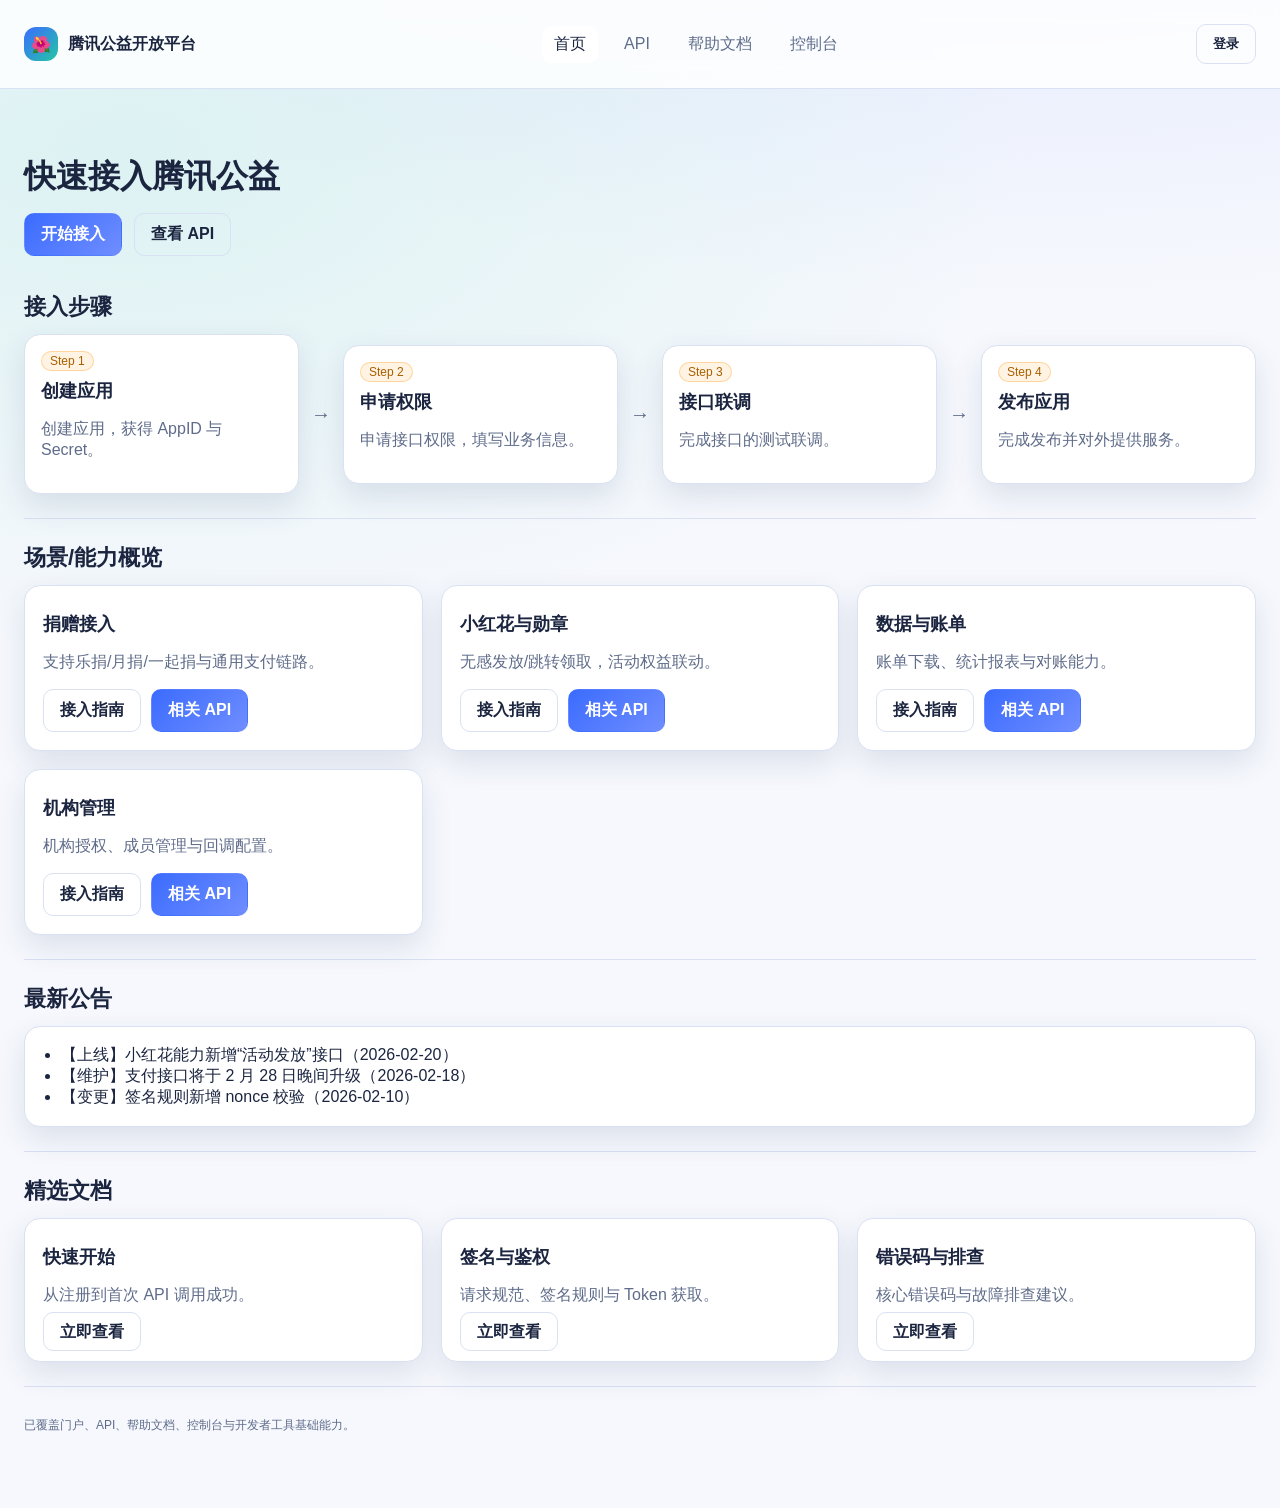
<file: 生成的html/index.html>
<!DOCTYPE html>
<html lang="zh-CN">
<head>
  <meta charset="UTF-8" />
  <meta name="viewport" content="width=device-width, initial-scale=1" />
  <title>腾讯公益开放平台 · 开放平台</title>
  <link rel="stylesheet" href="./open_platform.css" />
</head>
<body data-page="home">
  <header>
    <div class="container header-inner">
      <div class="logo">
        <div class="logo-badge">🌺</div>
        腾讯公益开放平台
      </div>
      <nav class="nav">
        <a data-page="home" href="./index.html">首页</a>
        <a data-page="api" href="./api.html">API</a>
        <a data-page="docs" href="./docs.html">帮助文档</a>
        <a data-page="console" href="./console.html">控制台</a>
        <a data-page="admin" href="./admin.html" data-admin-only>管理中心</a>
      </nav>
      <div class="header-actions">
        <div class="account">
          <button class="btn secondary" type="button" data-account-login>登录</button>
          <a class="avatar" href="./account.html" data-account-avatar title="账号管理">
            <span class="avatar-circle">👤</span>
          </a>
        </div>
      </div>
    </div>
  </header>

  <main class="container">
    <section class="hero">
      <div>
        <h1>快速接入腾讯公益</h1>
        <div style="display:flex; gap:12px; margin-top:18px;">
          <a class="btn" href="./docs.html#quickstart">开始接入</a>
          <a class="btn secondary" href="./api.html">查看 API</a>
        </div>
      </div>

    </section>

    <section class="section">
      <h2>接入步骤</h2>
      <div class="step-flow">
        <div class="step-card">
          <span class="tag">Step 1</span>
          <h3>创建应用</h3>
          <p class="muted">创建应用，获得 AppID 与 Secret。</p>
        </div>
        <div class="step-arrow">→</div>
        <div class="step-card">
          <span class="tag">Step 2</span>
          <h3>申请权限</h3>
          <p class="muted">申请接口权限，填写业务信息。</p>
        </div>
        <div class="step-arrow">→</div>
        <div class="step-card">
          <span class="tag">Step 3</span>
          <h3>接口联调</h3>
          <p class="muted">完成接口的测试联调。</p>
        </div>
        <div class="step-arrow">→</div>
        <div class="step-card">
          <span class="tag">Step 4</span>
          <h3>发布应用</h3>
          <p class="muted">完成发布并对外提供服务。</p>
        </div>
      </div>
    </section>

    <section class="section" id="capabilities">
      <h2>场景/能力概览</h2>
      <div class="grid grid-3">
        <div class="card">
          <h3>捐赠接入</h3>
          <p class="muted">支持乐捐/月捐/一起捐与通用支付链路。</p>
          <div style="display:flex; gap:10px; flex-wrap:wrap;">
            <a class="btn secondary" href="./docs.html#guide-donation">接入指南</a>
            <a class="btn" href="./api.html#donation">相关 API</a>
          </div>
        </div>
        <div class="card">
          <h3>小红花与勋章</h3>
          <p class="muted">无感发放/跳转领取，活动权益联动。</p>
          <div style="display:flex; gap:10px; flex-wrap:wrap;">
            <a class="btn secondary" href="./docs.html#guide-badge">接入指南</a>
            <a class="btn" href="./api.html#badge">相关 API</a>
          </div>
        </div>
        <div class="card">
          <h3>数据与账单</h3>
          <p class="muted">账单下载、统计报表与对账能力。</p>
          <div style="display:flex; gap:10px; flex-wrap:wrap;">
            <a class="btn secondary" href="./docs.html#guide-data">接入指南</a>
            <a class="btn" href="./api.html#data">相关 API</a>
          </div>
        </div>
        <div class="card">
          <h3>机构管理</h3>
          <p class="muted">机构授权、成员管理与回调配置。</p>
          <div style="display:flex; gap:10px; flex-wrap:wrap;">
            <a class="btn secondary" href="./docs.html#guide-org">接入指南</a>
            <a class="btn" href="./api.html#org">相关 API</a>
          </div>
        </div>
      </div>
    </section>

    <section class="section">
      <h2>最新公告</h2>
      <div class="card">
        <ul class="list">
          <li>【上线】小红花能力新增“活动发放”接口（2026-02-20）</li>
          <li>【维护】支付接口将于 2 月 28 日晚间升级（2026-02-18）</li>
          <li>【变更】签名规则新增 nonce 校验（2026-02-10）</li>
        </ul>
      </div>
    </section>

    <section class="section">
      <h2>精选文档</h2>
      <div class="grid grid-3">
        <div class="card">
          <h3>快速开始</h3>
          <p class="muted">从注册到首次 API 调用成功。</p>
          <a class="btn secondary" href="./docs.html#quickstart">立即查看</a>
        </div>
        <div class="card">
          <h3>签名与鉴权</h3>
          <p class="muted">请求规范、签名规则与 Token 获取。</p>
          <a class="btn secondary" href="./docs.html#auth">立即查看</a>
        </div>
        <div class="card">
          <h3>错误码与排查</h3>
          <p class="muted">核心错误码与故障排查建议。</p>
          <a class="btn secondary" href="./docs.html#errors">立即查看</a>
        </div>
      </div>
    </section>

    <footer>
      已覆盖门户、API、帮助文档、控制台与开发者工具基础能力。
    </footer>
  </main>
  <script src="./open_platform.js"></script>
</body>
</html>
</file>
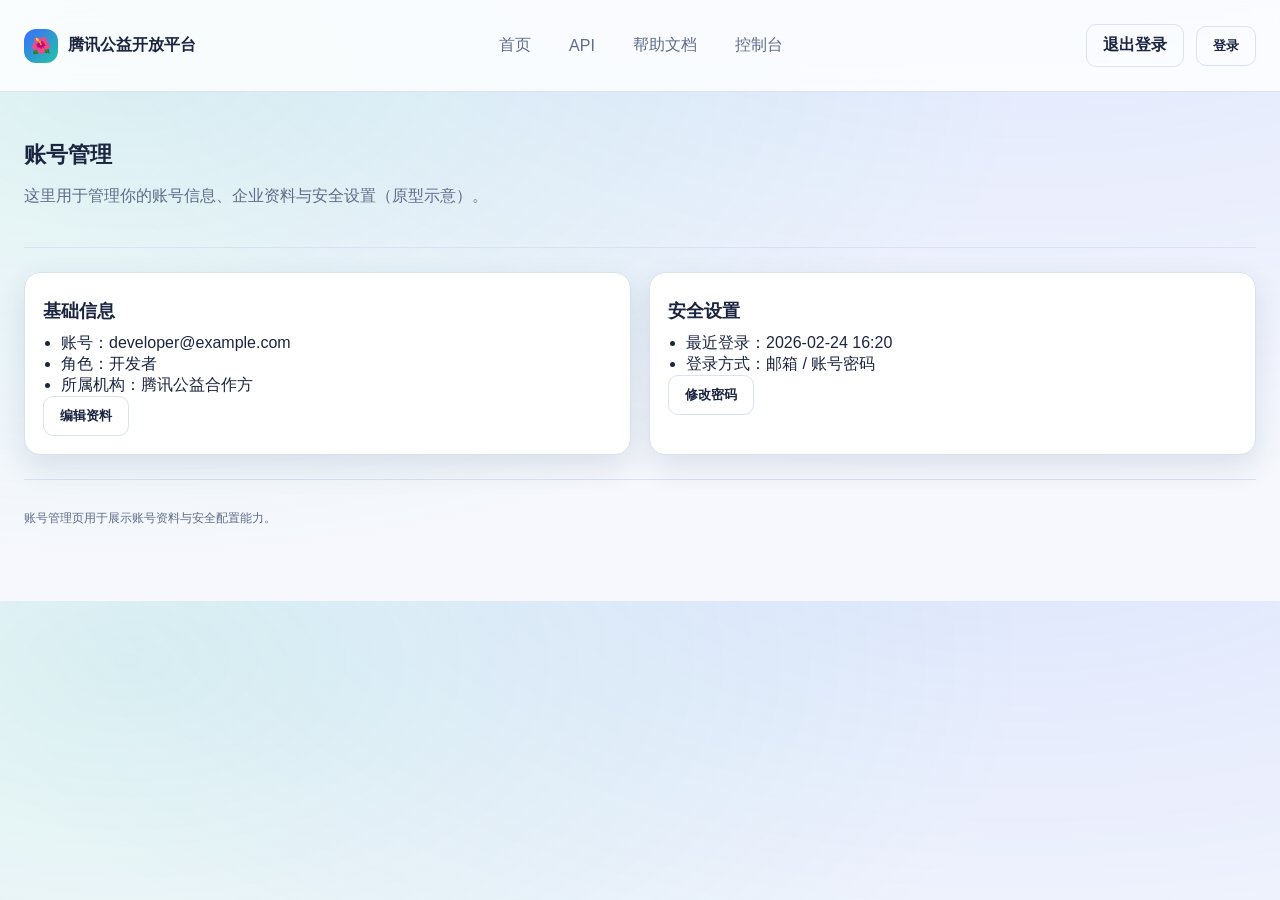
<file: 生成的html/account.html>
<!DOCTYPE html>
<html lang="zh-CN">
<head>
  <meta charset="UTF-8" />
  <meta name="viewport" content="width=device-width, initial-scale=1" />
  <title>账号管理 · 腾讯公益开放平台</title>
  <link rel="stylesheet" href="./open_platform.css" />
</head>
<body data-page="account">
  <header>
    <div class="container header-inner">
      <div class="logo">
        <div class="logo-badge">🌺</div>
        腾讯公益开放平台
      </div>
      <nav class="nav">
        <a data-page="home" href="./index.html">首页</a>
        <a data-page="api" href="./api.html">API</a>
        <a data-page="docs" href="./docs.html">帮助文档</a>
        <a data-page="console" href="./console.html">控制台</a>
        <a data-page="admin" href="./admin.html" data-admin-only>管理中心</a>
      </nav>
      <div class="header-actions">
        <a class="btn secondary" href="./account.html?logout=1">退出登录</a>
        <div class="account">
          <button class="btn secondary" type="button" data-account-login>登录</button>
          <a class="avatar" href="./account.html" data-account-avatar title="账号管理">
            <span class="avatar-circle">👤</span>
          </a>
        </div>
      </div>
    </div>
  </header>

  <main class="container">
    <section class="section">
      <h2>账号管理</h2>
      <p class="muted">这里用于管理你的账号信息、企业资料与安全设置（原型示意）。</p>
    </section>

    <section class="section">
      <div class="grid grid-2">
        <div class="card">
          <h3>基础信息</h3>
          <ul class="list">
            <li>账号：developer@example.com</li>
            <li>角色：开发者</li>
            <li>所属机构：腾讯公益合作方</li>
          </ul>
          <button class="btn secondary" type="button">编辑资料</button>
        </div>
        <div class="card">
          <h3>安全设置</h3>
          <ul class="list">
            <li>最近登录：2026-02-24 16:20</li>
            <li>登录方式：邮箱 / 账号密码</li>
          </ul>
          <button class="btn secondary" type="button">修改密码</button>
        </div>
      </div>
    </section>

    <footer>
      账号管理页用于展示账号资料与安全配置能力。
    </footer>
  </main>

  <script src="./open_platform.js"></script>
</body>
</html>
</file>
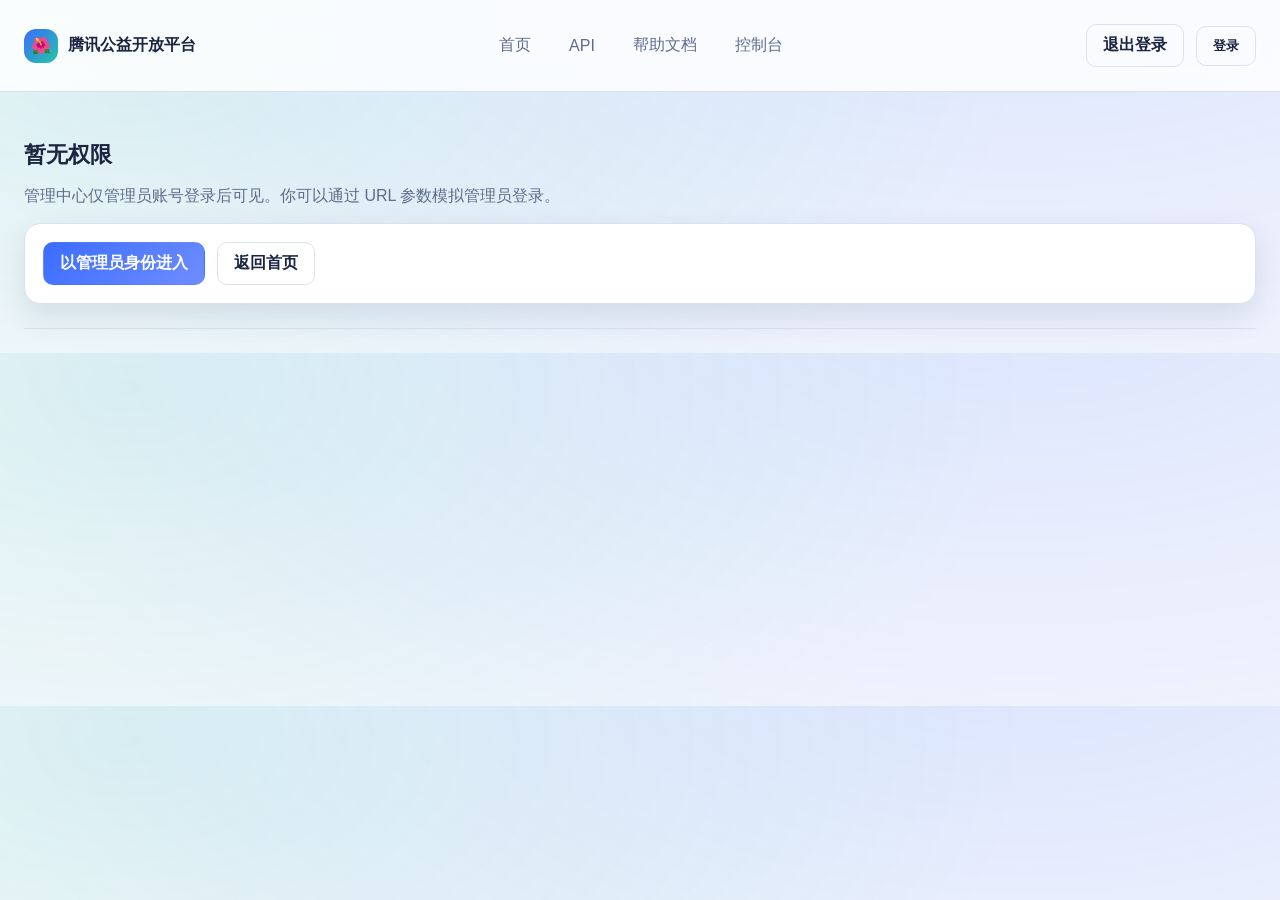
<file: 生成的html/admin.html>
<!DOCTYPE html>
<html lang="zh-CN">
<head>
  <meta charset="UTF-8" />
  <meta name="viewport" content="width=device-width, initial-scale=1" />
  <title>管理中心 · 腾讯公益开放平台</title>
  <link rel="stylesheet" href="./open_platform.css" />
</head>
<body data-page="admin">
  <header>
    <div class="container header-inner">
      <div class="logo">
        <div class="logo-badge">🌺</div>
        腾讯公益开放平台
      </div>
      <nav class="nav">
        <a data-page="home" href="./index.html">首页</a>
        <a data-page="api" href="./api.html">API</a>
        <a data-page="docs" href="./docs.html">帮助文档</a>
        <a data-page="console" href="./console.html">控制台</a>
        <a data-page="admin" href="./admin.html" data-admin-only>管理中心</a>
      </nav>
      <div class="header-actions">
        <a class="btn secondary" href="./admin.html?logout=1">退出登录</a>
        <div class="account">
          <button class="btn secondary" type="button" data-account-login>登录</button>
          <a class="avatar" href="./account.html" data-account-avatar title="账号管理">
            <span class="avatar-circle">👤</span>
          </a>
        </div>
      </div>
    </div>
  </header>

  <main class="container">
    <section class="section" data-admin-denied style="display:none;">
      <h2>暂无权限</h2>
      <p class="muted">管理中心仅管理员账号登录后可见。你可以通过 URL 参数模拟管理员登录。</p>
      <div class="card" style="display:flex; gap:12px; flex-wrap:wrap; align-items:center;">
        <a class="btn" href="./admin.html?role=admin">以管理员身份进入</a>
        <a class="btn secondary" href="./index.html">返回首页</a>
      </div>
    </section>

    <div data-admin-content>
      <section class="section">
        <h2>审批列表</h2>
        <p class="muted">展示应用创建与接口权限开通的审批事项（原型示意：不对接真实后端）。</p>
      </section>

      <section class="section">
        <h2>应用申请审批</h2>
        <div class="card">
          <table class="table">
            <thead>
              <tr><th>申请时间</th><th>应用名</th><th>AppID</th><th>申请方</th><th>状态</th><th>操作</th></tr>
            </thead>
            <tbody>
              <tr>
                <td>2026-02-23 11:04</td>
                <td>企业公益平台</td>
                <td><span class="mono">GY2026APP02</span></td>
                <td>ACME Corp</td>
                <td>待审批</td>
                <td>
                  <button class="btn secondary" type="button" disabled>驳回</button>
                  <button class="btn" type="button" disabled>通过</button>
                </td>
              </tr>
              <tr>
                <td>2026-02-22 17:20</td>
                <td>公益捐赠H5</td>
                <td><span class="mono">GY2026APP01</span></td>
                <td>Partner A</td>
                <td>已通过</td>
                <td>
                  <button class="btn secondary" type="button" disabled>查看</button>
                </td>
              </tr>
            </tbody>
          </table>
        </div>
      </section>

      <section class="section">
        <h2>接口权限申请审批</h2>
        <div class="card">
          <table class="table">
            <thead>
              <tr><th>申请时间</th><th>AppID</th><th>申请 scope</th><th>用途说明</th><th>状态</th><th>操作</th></tr>
            </thead>
            <tbody>
              <tr>
                <td>2026-02-23 11:18</td>
                <td><span class="mono">GY2026APP02</span></td>
                <td>data.read</td>
                <td class="muted">对账统计与账单下载</td>
                <td>待审批</td>
                <td>
                  <button class="btn secondary" type="button" disabled>驳回</button>
                  <button class="btn" type="button" disabled>通过</button>
                </td>
              </tr>
              <tr>
                <td>2026-02-20 09:40</td>
                <td><span class="mono">GY2026APP01</span></td>
                <td>donation.write</td>
                <td class="muted">创建捐赠订单</td>
                <td>已通过</td>
                <td>
                  <button class="btn secondary" type="button" disabled>查看</button>
                </td>
              </tr>
            </tbody>
          </table>
        </div>
      </section>

      <section class="section" data-super-admin-only style="display:none;">
        <h2>权限管理（仅超级管理员可见）</h2>
        <p class="muted">维护管理员列表与可操作权限范围，支持关键权限的授权与收回。</p>
        <div class="grid grid-2">
          <div class="card">
            <h3>管理员列表</h3>
            <table class="table">
              <thead>
                <tr><th>管理员</th><th>角色</th><th>权限范围</th><th>状态</th><th>操作</th></tr>
              </thead>
              <tbody>
                <tr>
                  <td>admin@gongyi.qq.com</td>
                  <td>管理员</td>
                  <td>应用审批 / 权限审批</td>
                  <td>启用</td>
                  <td><button class="btn secondary" type="button" disabled>调整</button></td>
                </tr>
                <tr>
                  <td>super@gongyi.qq.com</td>
                  <td>超级管理员</td>
                  <td>全部审批 + 权限管理</td>
                  <td>启用</td>
                  <td><button class="btn secondary" type="button" disabled>调整</button></td>
                </tr>
              </tbody>
            </table>
          </div>
          <div class="card">
            <h3>权限配置</h3>
            <table class="table">
              <thead>
                <tr><th>权限项</th><th>描述</th><th>绑定角色</th><th>状态</th></tr>
              </thead>
              <tbody>
                <tr><td>审批管理</td><td>应用与接口权限审批</td><td>管理员/超级管理员</td><td>启用</td></tr>
                <tr><td>权限管理</td><td>管理员权限分配</td><td>超级管理员</td><td>启用</td></tr>
                <tr><td>审计导出</td><td>审批记录导出</td><td>超级管理员</td><td>启用</td></tr>
              </tbody>
            </table>
          </div>
        </div>
      </section>

      <footer>
        管理中心为管理员工具入口：审批应用/权限开通申请，并可追溯历史记录。
      </footer>
    </div>
  </main>

  <script src="./open_platform.js"></script>
</body>
</html>
</file>
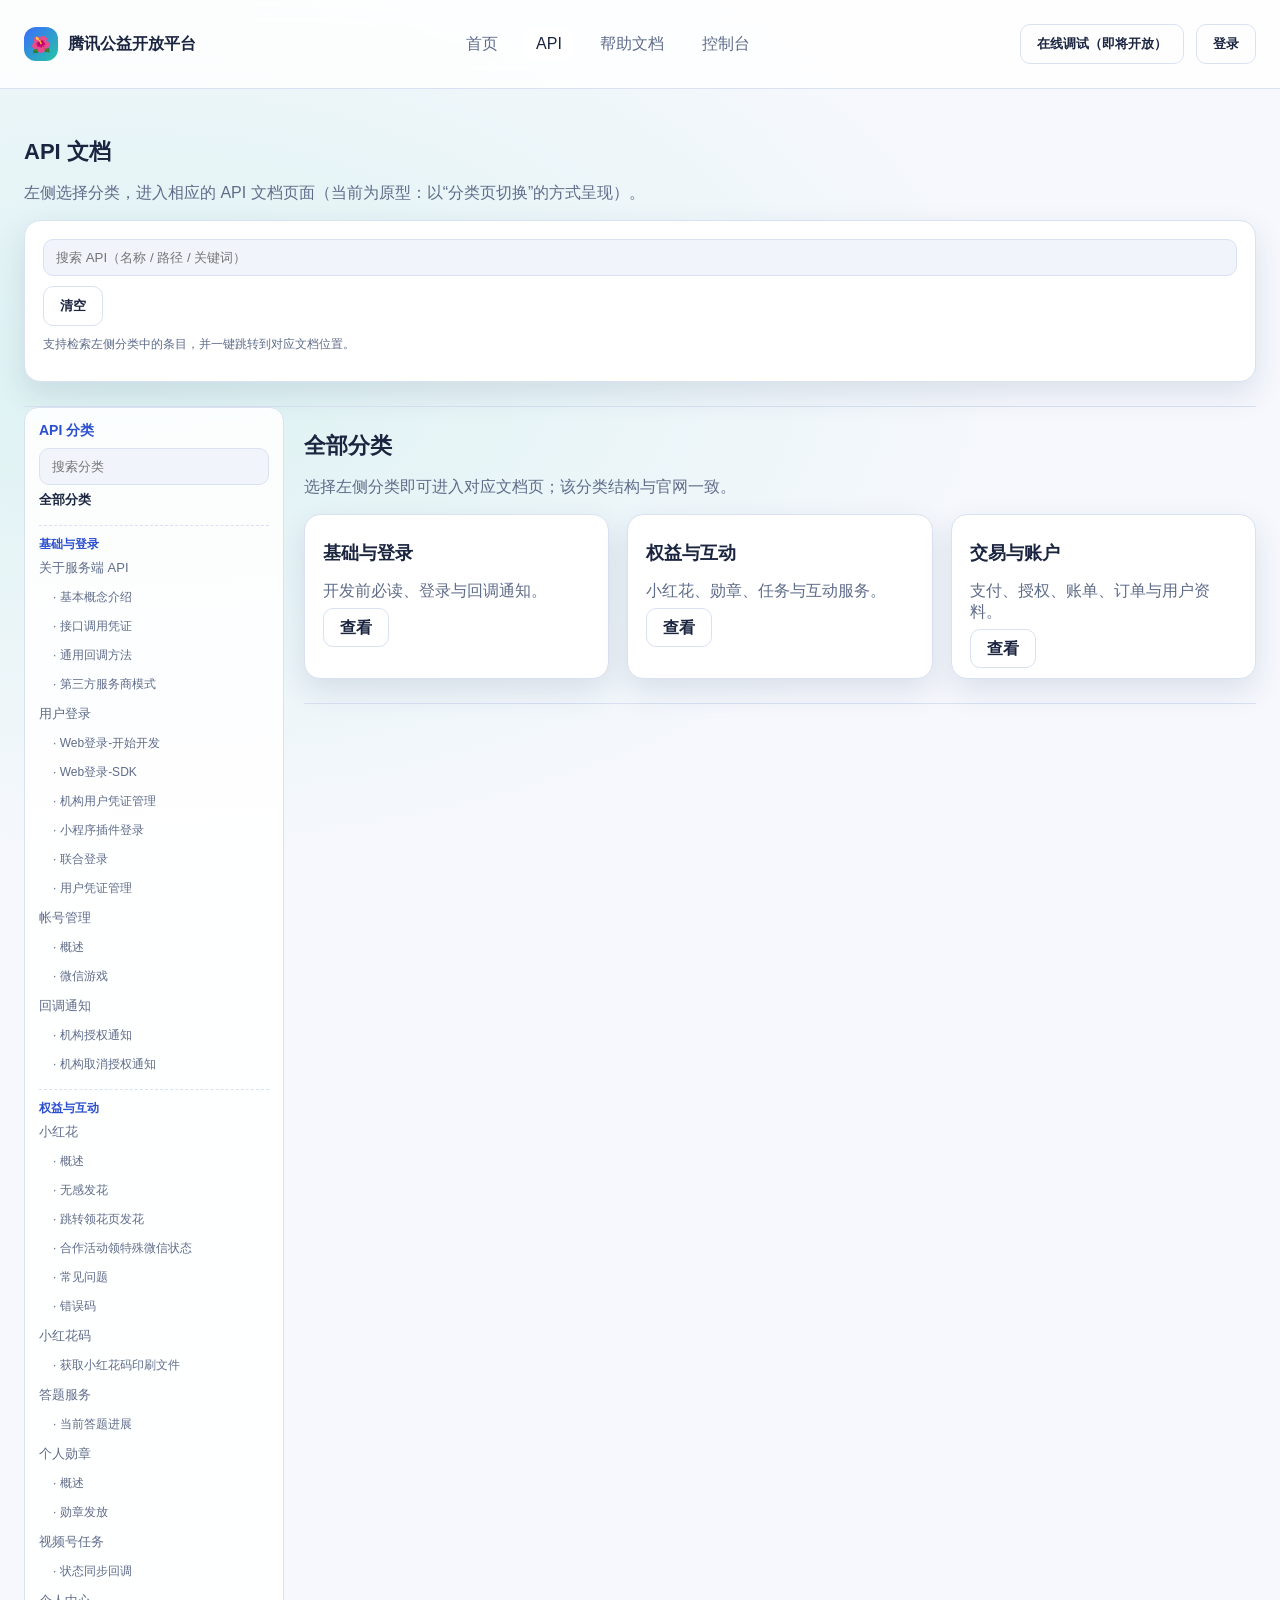
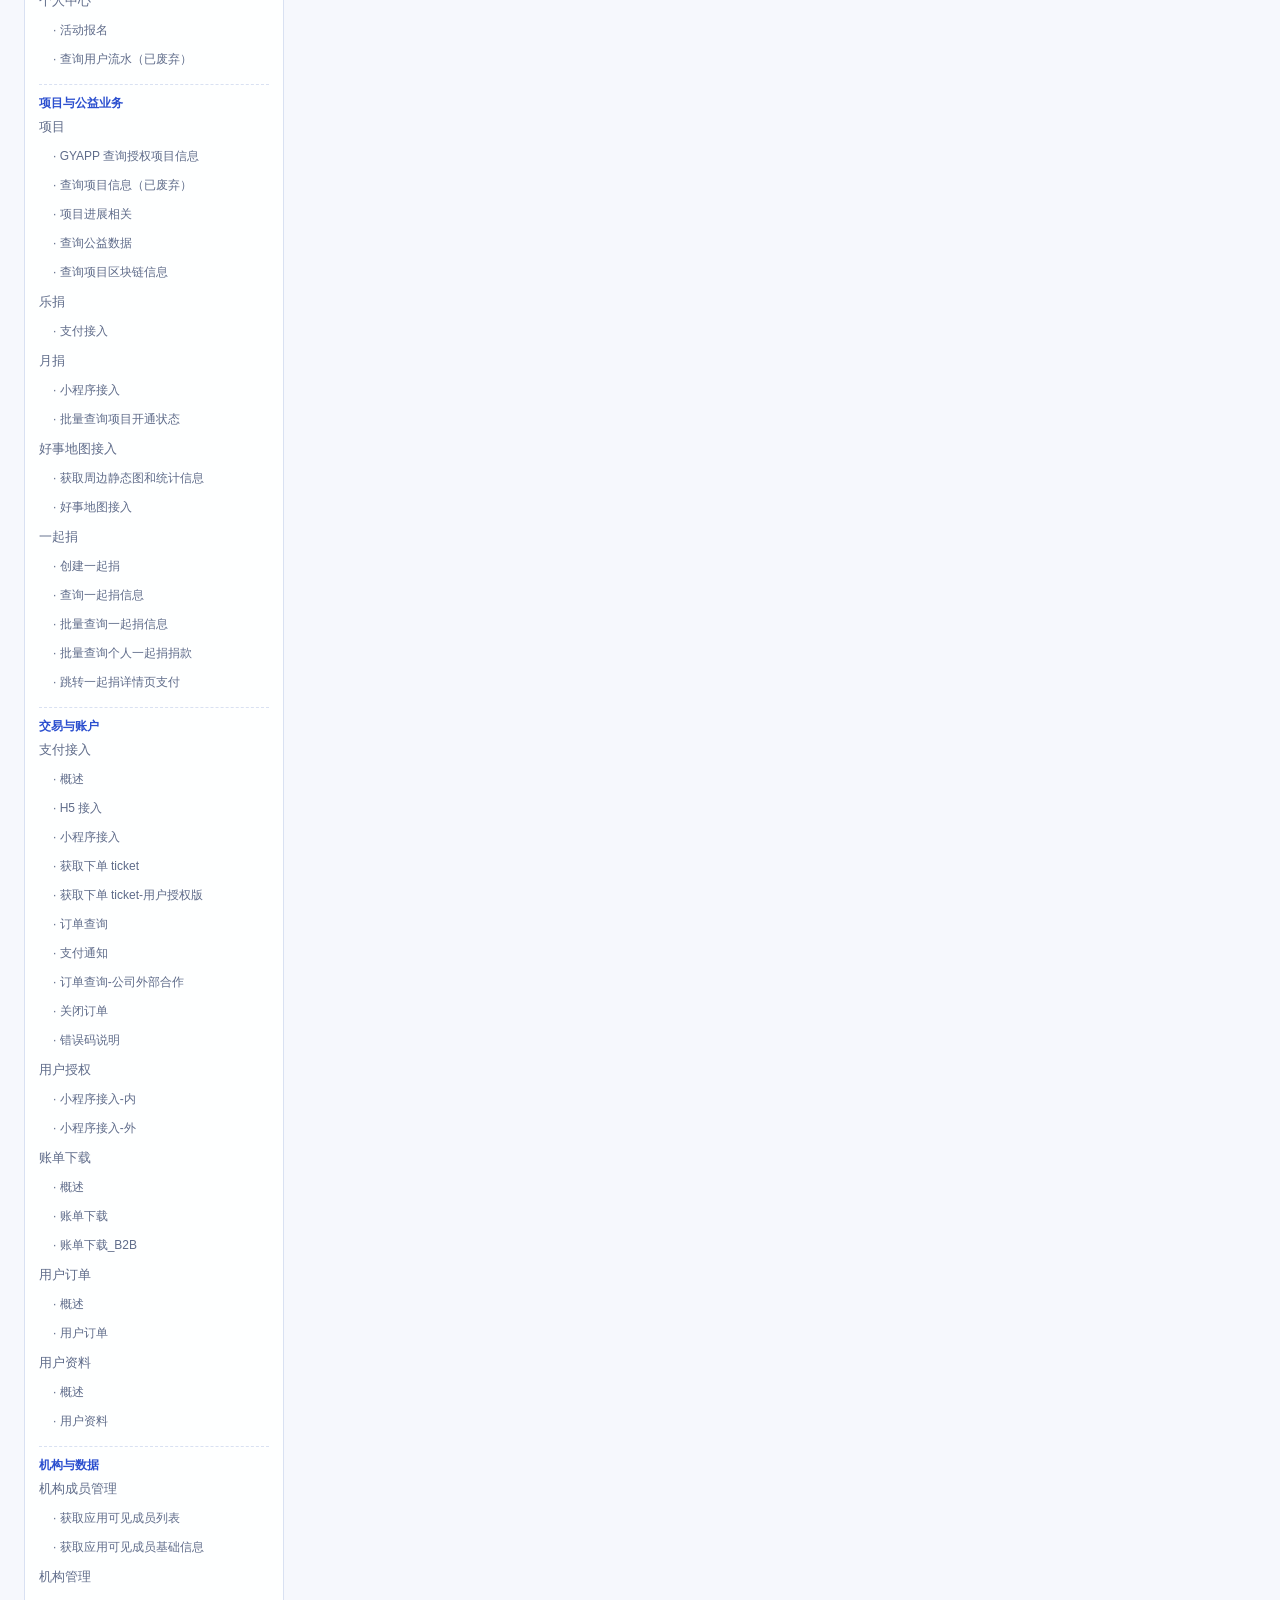
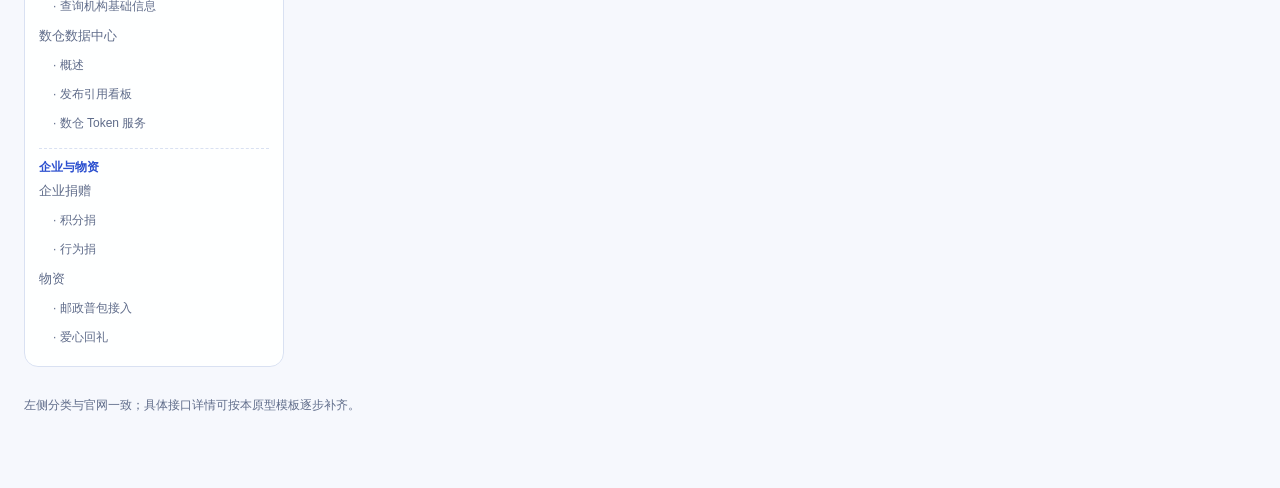
<file: 生成的html/api.html>
<!DOCTYPE html>
<html lang="zh-CN">
<head>
  <meta charset="UTF-8" />
  <meta name="viewport" content="width=device-width, initial-scale=1" />
  <title>API 参考 · 腾讯公益开放平台</title>
  <link rel="stylesheet" href="./open_platform.css" />
</head>
<body data-page="api">
  <header>
    <div class="container header-inner">
      <div class="logo">
        <div class="logo-badge">🌺</div>
        腾讯公益开放平台
      </div>
      <nav class="nav">
        <a data-page="home" href="./index.html">首页</a>
        <a data-page="api" href="./api.html">API</a>
        <a data-page="docs" href="./docs.html">帮助文档</a>
        <a data-page="console" href="./console.html">控制台</a>
        <a data-page="admin" href="./admin.html" data-admin-only>管理中心</a>
      </nav>
      <div class="header-actions">
        <button class="btn secondary" type="button">在线调试（即将开放）</button>
        <div class="account">
          <button class="btn secondary" type="button" data-account-login>登录</button>
          <a class="avatar" href="./account.html" data-account-avatar title="账号管理">
            <span class="avatar-circle">👤</span>
          </a>
        </div>
      </div>
    </div>
  </header>

  <main class="container">
    <section class="section">
      <h2>API 文档</h2>
      <p class="muted">左侧选择分类，进入相应的 API 文档页面（当前为原型：以“分类页切换”的方式呈现）。</p>

      <div class="card" style="margin-top: 12px;">
        <div style="display:flex; gap:10px; flex-wrap:wrap; align-items:center;">
          <input class="input" placeholder="搜索 API（名称 / 路径 / 关键词）" data-api-search />
          <button class="btn secondary" type="button" data-api-search-clear>清空</button>
        </div>
        <div class="muted" style="margin-top: 10px; font-size: 12px;">支持检索左侧分类中的条目，并一键跳转到对应文档位置。</div>
        <div class="search-results" data-api-search-results style="margin-top: 10px;"></div>
      </div>
    </section>

    <div class="layout">
      <aside class="sidebar" data-api-nav>
        <h4>API 分类</h4>
        <input class="input" placeholder="搜索分类" data-api-filter />

        <a href="#api-all" data-api-link>全部分类</a>

        <div class="sidebar-group">
          <div class="sidebar-group-title">基础与登录</div>
          <a href="#api-about" data-api-link>关于服务端 API</a>
          <a class="sub-link" href="#api-about-concept" data-api-link>· 基本概念介绍</a>
          <a class="sub-link" href="#api-about-credential" data-api-link>· 接口调用凭证</a>
          <a class="sub-link" href="#api-about-callback" data-api-link>· 通用回调方法</a>
          <a class="sub-link" href="#api-about-service" data-api-link>· 第三方服务商模式</a>

          <a href="#api-login" data-api-link>用户登录</a>
          <a class="sub-link" href="#api-login-web-start" data-api-link>· Web登录-开始开发</a>
          <a class="sub-link" href="#api-login-web-sdk" data-api-link>· Web登录-SDK</a>
          <a class="sub-link" href="#api-login-web-credential" data-api-link>· 机构用户凭证管理</a>
          <a class="sub-link" href="#api-login-mini" data-api-link>· 小程序插件登录</a>
          <a class="sub-link" href="#api-login-union" data-api-link>· 联合登录</a>
          <a class="sub-link" href="#api-login-token" data-api-link>· 用户凭证管理</a>

          <a href="#api-account" data-api-link>帐号管理</a>
          <a class="sub-link" href="#api-account-overview" data-api-link>· 概述</a>
          <a class="sub-link" href="#api-account-game" data-api-link>· 微信游戏</a>

          <a href="#api-callback" data-api-link>回调通知</a>
          <a class="sub-link" href="#api-callback-org-auth" data-api-link>· 机构授权通知</a>
          <a class="sub-link" href="#api-callback-org-cancel" data-api-link>· 机构取消授权通知</a>
        </div>

        <div class="sidebar-group">
          <div class="sidebar-group-title">权益与互动</div>
          <a href="#api-redflower" data-api-link>小红花</a>
          <a class="sub-link" href="#api-redflower-overview" data-api-link>· 概述</a>
          <a class="sub-link" href="#api-redflower-auto" data-api-link>· 无感发花</a>
          <a class="sub-link" href="#api-redflower-jump" data-api-link>· 跳转领花页发花</a>
          <a class="sub-link" href="#api-redflower-status" data-api-link>· 合作活动领特殊微信状态</a>
          <a class="sub-link" href="#api-redflower-faq" data-api-link>· 常见问题</a>
          <a class="sub-link" href="#api-redflower-error" data-api-link>· 错误码</a>

          <a href="#api-redflower-code" data-api-link>小红花码</a>
          <a class="sub-link" href="#api-redflower-code-print" data-api-link>· 获取小红花码印刷文件</a>

          <a href="#api-quiz" data-api-link>答题服务</a>
          <a class="sub-link" href="#api-quiz-progress" data-api-link>· 当前答题进展</a>

          <a href="#api-medal" data-api-link>个人勋章</a>
          <a class="sub-link" href="#api-medal-overview" data-api-link>· 概述</a>
          <a class="sub-link" href="#api-medal-grant" data-api-link>· 勋章发放</a>

          <a href="#api-video" data-api-link>视频号任务</a>
          <a class="sub-link" href="#api-video-callback" data-api-link>· 状态同步回调</a>

          <a href="#api-me" data-api-link>个人中心</a>
          <a class="sub-link" href="#api-me-activity" data-api-link>· 活动报名</a>
          <a class="sub-link" href="#api-me-flow" data-api-link>· 查询用户流水（已废弃）</a>
        </div>

        <div class="sidebar-group">
          <div class="sidebar-group-title">项目与公益业务</div>
          <a href="#api-project" data-api-link>项目</a>
          <a class="sub-link" href="#api-project-gyapp" data-api-link>· GYAPP 查询授权项目信息</a>
          <a class="sub-link" href="#api-project-deprecated" data-api-link>· 查询项目信息（已废弃）</a>
          <a class="sub-link" href="#api-project-progress" data-api-link>· 项目进展相关</a>
          <a class="sub-link" href="#api-project-data" data-api-link>· 查询公益数据</a>
          <a class="sub-link" href="#api-project-chain" data-api-link>· 查询项目区块链信息</a>

          <a href="#api-lejuan" data-api-link>乐捐</a>
          <a class="sub-link" href="#api-lejuan-pay" data-api-link>· 支付接入</a>

          <a href="#api-yuejuan" data-api-link>月捐</a>
          <a class="sub-link" href="#api-yuejuan-mini" data-api-link>· 小程序接入</a>
          <a class="sub-link" href="#api-yuejuan-batch" data-api-link>· 批量查询项目开通状态</a>

          <a href="#api-goodmap" data-api-link>好事地图接入</a>
          <a class="sub-link" href="#api-goodmap-static" data-api-link>· 获取周边静态图和统计信息</a>
          <a class="sub-link" href="#api-goodmap-access" data-api-link>· 好事地图接入</a>

          <a href="#api-together" data-api-link>一起捐</a>
          <a class="sub-link" href="#api-together-create" data-api-link>· 创建一起捐</a>
          <a class="sub-link" href="#api-together-query" data-api-link>· 查询一起捐信息</a>
          <a class="sub-link" href="#api-together-batch" data-api-link>· 批量查询一起捐信息</a>
          <a class="sub-link" href="#api-together-batch-user" data-api-link>· 批量查询个人一起捐捐款</a>
          <a class="sub-link" href="#api-together-jump" data-api-link>· 跳转一起捐详情页支付</a>
        </div>

        <div class="sidebar-group">
          <div class="sidebar-group-title">交易与账户</div>
          <a href="#api-pay" data-api-link>支付接入</a>
          <a class="sub-link" href="#api-pay-overview" data-api-link>· 概述</a>
          <a class="sub-link" href="#api-pay-h5" data-api-link>· H5 接入</a>
          <a class="sub-link" href="#api-pay-mini" data-api-link>· 小程序接入</a>
          <a class="sub-link" href="#api-pay-ticket" data-api-link>· 获取下单 ticket</a>
          <a class="sub-link" href="#api-pay-ticket-auth" data-api-link>· 获取下单 ticket-用户授权版</a>
          <a class="sub-link" href="#api-pay-query" data-api-link>· 订单查询</a>
          <a class="sub-link" href="#api-pay-notify" data-api-link>· 支付通知</a>
          <a class="sub-link" href="#api-pay-query-ext" data-api-link>· 订单查询-公司外部合作</a>
          <a class="sub-link" href="#api-pay-close" data-api-link>· 关闭订单</a>
          <a class="sub-link" href="#api-pay-error" data-api-link>· 错误码说明</a>

          <a href="#api-user-auth" data-api-link>用户授权</a>
          <a class="sub-link" href="#api-user-auth-mini-in" data-api-link>· 小程序接入-内</a>
          <a class="sub-link" href="#api-user-auth-mini-out" data-api-link>· 小程序接入-外</a>

          <a href="#api-bill" data-api-link>账单下载</a>
          <a class="sub-link" href="#api-bill-overview" data-api-link>· 概述</a>
          <a class="sub-link" href="#api-bill-download" data-api-link>· 账单下载</a>
          <a class="sub-link" href="#api-bill-download-b2b" data-api-link>· 账单下载_B2B</a>

          <a href="#api-user-order" data-api-link>用户订单</a>
          <a class="sub-link" href="#api-user-order-overview" data-api-link>· 概述</a>
          <a class="sub-link" href="#api-user-order-list" data-api-link>· 用户订单</a>

          <a href="#api-user-profile" data-api-link>用户资料</a>
          <a class="sub-link" href="#api-user-profile-overview" data-api-link>· 概述</a>
          <a class="sub-link" href="#api-user-profile-info" data-api-link>· 用户资料</a>
        </div>

        <div class="sidebar-group">
          <div class="sidebar-group-title">机构与数据</div>
          <a href="#api-org-member" data-api-link>机构成员管理</a>
          <a class="sub-link" href="#api-org-member-list" data-api-link>· 获取应用可见成员列表</a>
          <a class="sub-link" href="#api-org-member-info" data-api-link>· 获取应用可见成员基础信息</a>

          <a href="#api-org" data-api-link>机构管理</a>
          <a class="sub-link" href="#api-org-base" data-api-link>· 查询机构基础信息</a>

          <a href="#api-dw" data-api-link>数仓数据中心</a>
          <a class="sub-link" href="#api-dw-overview" data-api-link>· 概述</a>
          <a class="sub-link" href="#api-dw-dashboard" data-api-link>· 发布引用看板</a>
          <a class="sub-link" href="#api-dw-token" data-api-link>· 数仓 Token 服务</a>
        </div>

        <div class="sidebar-group">
          <div class="sidebar-group-title">企业与物资</div>
          <a href="#api-enterprise" data-api-link>企业捐赠</a>
          <a class="sub-link" href="#api-enterprise-point" data-api-link>· 积分捐</a>
          <a class="sub-link" href="#api-enterprise-behavior" data-api-link>· 行为捐</a>

          <a href="#api-material" data-api-link>物资</a>
          <a class="sub-link" href="#api-material-post" data-api-link>· 邮政普包接入</a>
          <a class="sub-link" href="#api-material-reward" data-api-link>· 爱心回礼</a>
        </div>
      </aside>

      <div>
        <div class="api-doc is-active" id="api-all" data-api-doc="all">
          <section class="section">
            <h2>全部分类</h2>
            <p class="muted">选择左侧分类即可进入对应文档页；该分类结构与官网一致。</p>
            <div class="grid grid-3" style="margin-top: 12px;">
              <div class="card"><h3>基础与登录</h3><p class="muted">开发前必读、登录与回调通知。</p><a class="btn secondary" href="#api-about">查看</a></div>
              <div class="card"><h3>权益与互动</h3><p class="muted">小红花、勋章、任务与互动服务。</p><a class="btn secondary" href="#api-redflower">查看</a></div>
              <div class="card"><h3>交易与账户</h3><p class="muted">支付、授权、账单、订单与用户资料。</p><a class="btn secondary" href="#api-pay">查看</a></div>
            </div>
          </section>
        </div>

        <div class="api-doc" id="api-about" data-api-doc="about">
          <section class="section">
            <h2>关于服务端 API</h2>
            <p class="muted">开发前必读：基本概念介绍 / 接口调用凭证 / 通用回调方法 / 第三方服务商模式。</p>
            <ul class="list">
              <li id="api-about-concept">基本概念介绍</li>
              <li id="api-about-credential">接口调用凭证</li>
              <li id="api-about-callback">通用回调方法</li>
              <li id="api-about-service">第三方服务商模式</li>
            </ul>
          </section>
        </div>

        <div class="api-doc" id="api-login" data-api-doc="login">
          <section class="section">
            <h2>用户登录</h2>
            <p class="muted">包含 Web 登录、小程序插件登录、联合登录与用户凭证管理。</p>
            <ul class="list">
              <li id="api-login-web-start">Web登录：开始开发</li>
              <li id="api-login-web-sdk">Web登录：web端登录sdk</li>
              <li id="api-login-web-credential">Web登录：机构用户凭证管理</li>
              <li id="api-login-mini">小程序插件登录：小程序登录</li>
              <li id="api-login-union">联合登录：公司内部合作</li>
              <li id="api-login-token">用户凭证管理</li>
            </ul>
          </section>
        </div>

        <div class="api-doc" id="api-account" data-api-doc="account">
          <section class="section">
            <h2>帐号管理</h2>
            <ul class="list">
              <li id="api-account-overview">概述</li>
              <li id="api-account-game">微信游戏</li>
            </ul>
          </section>
        </div>

        <div class="api-doc" id="api-callback" data-api-doc="callback">
          <section class="section">
            <h2>回调通知</h2>
            <ul class="list">
              <li id="api-callback-org-auth">机构授权通知</li>
              <li id="api-callback-org-cancel">机构取消授权通知</li>
            </ul>
          </section>
        </div>

        <div class="api-doc" id="api-redflower" data-api-doc="redflower">
          <section class="section">
            <h2>小红花</h2>
            <ul class="list">
              <li id="api-redflower-overview">概述</li>
              <li id="api-redflower-auto">无感发花</li>
              <li id="api-redflower-jump">跳转领花页发花</li>
              <li id="api-redflower-status">合作活动领特殊微信状态</li>
              <li id="api-redflower-faq">常见问题</li>
              <li id="api-redflower-error">错误码</li>
            </ul>
          </section>

          <section class="section" id="badge-api">
            <h2>接口示例：发放小红花</h2>
            <p class="muted">示例接口结构与参数说明待补齐（与支付接入示例模板一致）。</p>
            <div class="badge">POST /v1/badge/grant</div>
          </section>
        </div>

        <div class="api-doc" id="api-redflower-code" data-api-doc="redflower-code">
          <section class="section">
            <h2>小红花码</h2>
            <ul class="list">
              <li id="api-redflower-code-print">获取小红花码印刷文件</li>
            </ul>
          </section>
        </div>

        <div class="api-doc" id="api-quiz" data-api-doc="quiz">
          <section class="section">
            <h2>答题服务</h2>
            <ul class="list">
              <li id="api-quiz-progress">当前答题进展</li>
            </ul>
          </section>
        </div>

        <div class="api-doc" id="api-medal" data-api-doc="medal">
          <section class="section">
            <h2>个人勋章</h2>
            <ul class="list">
              <li id="api-medal-overview">概述</li>
              <li id="api-medal-grant">勋章发放</li>
            </ul>
          </section>
        </div>

        <div class="api-doc" id="api-project" data-api-doc="project">
          <section class="section">
            <h2>项目</h2>
            <ul class="list">
              <li id="api-project-gyapp">GYAPP查询授权项目信息</li>
              <li id="api-project-deprecated">【已废弃】查询项目信息</li>
              <li id="api-project-progress">项目进展相关</li>
              <li id="api-project-data">查询公益数据</li>
              <li id="api-project-chain">查询项目区块链信息</li>
            </ul>
          </section>
        </div>

        <div class="api-doc" id="api-lejuan" data-api-doc="lejuan">
          <section class="section">
            <h2>乐捐</h2>
            <ul class="list">
              <li id="api-lejuan-pay">支付接入</li>
            </ul>
          </section>
        </div>

        <div class="api-doc" id="api-yuejuan" data-api-doc="yuejuan">
          <section class="section">
            <h2>月捐</h2>
            <ul class="list">
              <li id="api-yuejuan-mini">小程序接入</li>
              <li id="api-yuejuan-batch">批量查询项目开通状态</li>
            </ul>
          </section>
        </div>

        <div class="api-doc" id="api-goodmap" data-api-doc="goodmap">
          <section class="section">
            <h2>好事地图接入</h2>
            <ul class="list">
              <li id="api-goodmap-static">获取周边静态图和统计信息</li>
              <li id="api-goodmap-access">好事地图接入</li>
            </ul>
          </section>
        </div>

        <div class="api-doc" id="api-together" data-api-doc="together">
          <section class="section">
            <h2>一起捐</h2>
            <ul class="list">
              <li id="api-together-create">创建一起捐</li>
              <li id="api-together-query">查询一起捐信息</li>
              <li id="api-together-batch">批量查询一起捐信息</li>
              <li id="api-together-batch-user">批量查询个人一起捐捐款</li>
              <li id="api-together-jump">跳转一起捐详情页支付</li>
            </ul>
          </section>
        </div>

        <div class="api-doc" id="api-pay" data-api-doc="pay">
          <section class="section">
            <h2>支付接入</h2>
            <ul class="list">
              <li id="api-pay-overview">概述</li>
              <li id="api-pay-h5">H5接入</li>
              <li id="api-pay-mini">小程序接入</li>
              <li id="api-pay-ticket">获取下单ticket</li>
              <li id="api-pay-ticket-auth">获取下单ticket-用户授权版</li>
              <li id="api-pay-query">订单查询</li>
              <li id="api-pay-notify">支付通知</li>
              <li id="api-pay-query-ext">订单查询-公司外部合作</li>
              <li id="api-pay-close">关闭订单</li>
              <li id="api-pay-error">错误码说明</li>
            </ul>
          </section>

          <section class="section" id="donation-api">
            <h2>接口示例：创建捐赠订单</h2>
            <p class="muted">适用能力：捐赠能力 · 权限范围：donation.write · 环境：正式/沙箱</p>
            <div class="badge">POST /v1/donation/order</div>
          </section>

          <section class="section">
            <h2>请求信息</h2>
            <table class="table">
              <tbody>
                <tr><th>Method</th><td>POST</td></tr>
                <tr><th>Content-Type</th><td>application/json</td></tr>
                <tr><th>鉴权</th><td>Token + 签名</td></tr>
              </tbody>
            </table>
          </section>

          <section class="section">
            <h2>请求参数</h2>
            <table class="table">
              <thead>
                <tr><th>字段</th><th>类型</th><th>必填</th><th>说明</th></tr>
              </thead>
              <tbody>
                <tr><td>project_id</td><td>string</td><td>是</td><td>项目编号</td></tr>
                <tr><td>amount</td><td>int</td><td>是</td><td>金额（分）</td></tr>
                <tr><td>order_no</td><td>string</td><td>是</td><td>合作方订单号</td></tr>
                <tr><td>notify_url</td><td>string</td><td>是</td><td>支付回调地址</td></tr>
              </tbody>
            </table>
          </section>

          <section class="section">
            <h2>请求示例</h2>
            <div class="code">
<pre><code>curl -X POST https://oapi.gongyi.qq.com/v1/donation/order \
  -H "Authorization: Bearer {token}" \
  -H "Content-Type: application/json" \
  -d '{
    "project_id": "2026A001",
    "amount": 1000,
    "order_no": "ORD20260222001",
    "notify_url": "https://partner.com/callback"
  }'</code></pre>
            </div>
          </section>

          <section class="section">
            <h2>响应示例</h2>
            <div class="code">
<pre><code>{
  "code": 0,
  "message": "success",
  "data": {
    "order_id": "GY20260222088",
    "pay_url": "https://pay.gongyi.qq.com/xxx"
  }
}</code></pre>
            </div>
          </section>

          <section class="section">
            <h2>错误码</h2>
            <table class="table">
              <thead>
                <tr><th>错误码</th><th>说明</th><th>建议</th></tr>
              </thead>
              <tbody>
                <tr><td>4001</td><td>签名错误</td><td>检查签名与时间戳</td></tr>
                <tr><td>4020</td><td>权限不足</td><td>申请 donation.write 权限</td></tr>
              </tbody>
            </table>
          </section>

          <section class="section">
            <h2>关联文档</h2>
            <ul class="list">
              <li><a href="./docs.html#auth">签名与鉴权</a></li>
              <li><a href="./docs.html#callback">回调配置</a></li>
              <li><a href="./docs.html#faq">FAQ 与支持</a></li>
            </ul>
          </section>
        </div>

        <div class="api-doc" id="api-user-auth" data-api-doc="user-auth">
          <section class="section">
            <h2>用户授权</h2>
            <ul class="list">
              <li id="api-user-auth-mini-in">小程序接入-内</li>
              <li id="api-user-auth-mini-out">小程序接入-外</li>
            </ul>
          </section>
        </div>

        <div class="api-doc" id="api-bill" data-api-doc="bill">
          <section class="section">
            <h2>账单下载</h2>
            <ul class="list">
              <li id="api-bill-overview">概述</li>
              <li id="api-bill-download">账单下载</li>
              <li id="api-bill-download-b2b">账单下载_B2B</li>
            </ul>

            <section class="section" id="data-api">
              <h2>接口示例：下载账单</h2>
              <p class="muted">示例接口结构与参数说明待补齐（与支付接入示例模板一致）。</p>
              <div class="badge">GET /v1/bill/download</div>
            </section>
          </section>
        </div>

        <div class="api-doc" id="api-user-order" data-api-doc="user-order">
          <section class="section">
            <h2>用户订单</h2>
            <ul class="list">
              <li id="api-user-order-overview">概述</li>
              <li id="api-user-order-list">用户订单</li>
            </ul>
          </section>
        </div>

        <div class="api-doc" id="api-user-profile" data-api-doc="user-profile">
          <section class="section">
            <h2>用户资料</h2>
            <ul class="list">
              <li id="api-user-profile-overview">概述</li>
              <li id="api-user-profile-info">用户资料</li>
            </ul>
          </section>
        </div>

        <div class="api-doc" id="api-org-member" data-api-doc="org-member">
          <section class="section">
            <h2>机构成员管理</h2>
            <ul class="list">
              <li id="api-org-member-list">获取应用可见成员列表</li>
              <li id="api-org-member-info">获取应用可见成员基础信息</li>
            </ul>
          </section>
        </div>

        <div class="api-doc" id="api-org" data-api-doc="org">
          <section class="section">
            <h2>机构管理</h2>
            <ul class="list">
              <li id="api-org-base">查询机构基础信息</li>
            </ul>

            <section class="section" id="org-api">
              <h2>接口示例：机构授权</h2>
              <p class="muted">示例接口结构与参数说明待补齐（与支付接入示例模板一致）。</p>
              <div class="badge">POST /v1/org/auth</div>
            </section>
          </section>
        </div>

        <div class="api-doc" id="api-video" data-api-doc="video">
          <section class="section">
            <h2>视频号任务</h2>
            <ul class="list">
              <li id="api-video-callback">视频号任务状态同步回调</li>
            </ul>
          </section>
        </div>

        <div class="api-doc" id="api-me" data-api-doc="me">
          <section class="section">
            <h2>个人中心</h2>
            <ul class="list">
              <li id="api-me-activity">活动报名</li>
              <li id="api-me-flow">查询用户流水--已废弃</li>
            </ul>
          </section>
        </div>

        <div class="api-doc" id="api-dw" data-api-doc="dw">
          <section class="section">
            <h2>数仓数据中心</h2>
            <ul class="list">
              <li id="api-dw-overview">概述</li>
              <li id="api-dw-dashboard">发布引用看板</li>
              <li id="api-dw-token">数仓Token服务</li>
            </ul>
          </section>
        </div>

        <div class="api-doc" id="api-enterprise" data-api-doc="enterprise">
          <section class="section">
            <h2>企业捐赠</h2>
            <ul class="list">
              <li id="api-enterprise-point">积分捐（当前页面示例）</li>
              <li id="api-enterprise-behavior">行为捐</li>
            </ul>
            <p class="muted" style="margin-top: 10px;">线上对照：<a href="https://open.gongyi.qq.com/docs/server_api/%E4%BC%81%E4%B8%9A%E6%8D%90%E8%B5%A0/%E7%A7%AF%E5%88%86%E6%8D%90.html" target="_blank" rel="noopener">积分捐</a></p>
          </section>
        </div>

        <div class="api-doc" id="api-material" data-api-doc="material">
          <section class="section">
            <h2>物资</h2>
            <ul class="list">
              <li id="api-material-post">邮政普包接入</li>
              <li id="api-material-reward">爱心回礼：邮政回礼发放信息更新</li>
            </ul>
          </section>
        </div>
      </div>
    </div>

    <footer>
      左侧分类与官网一致；具体接口详情可按本原型模板逐步补齐。
    </footer>
  </main>
  <script src="./open_platform.js"></script>
</body>
</html>
</file>
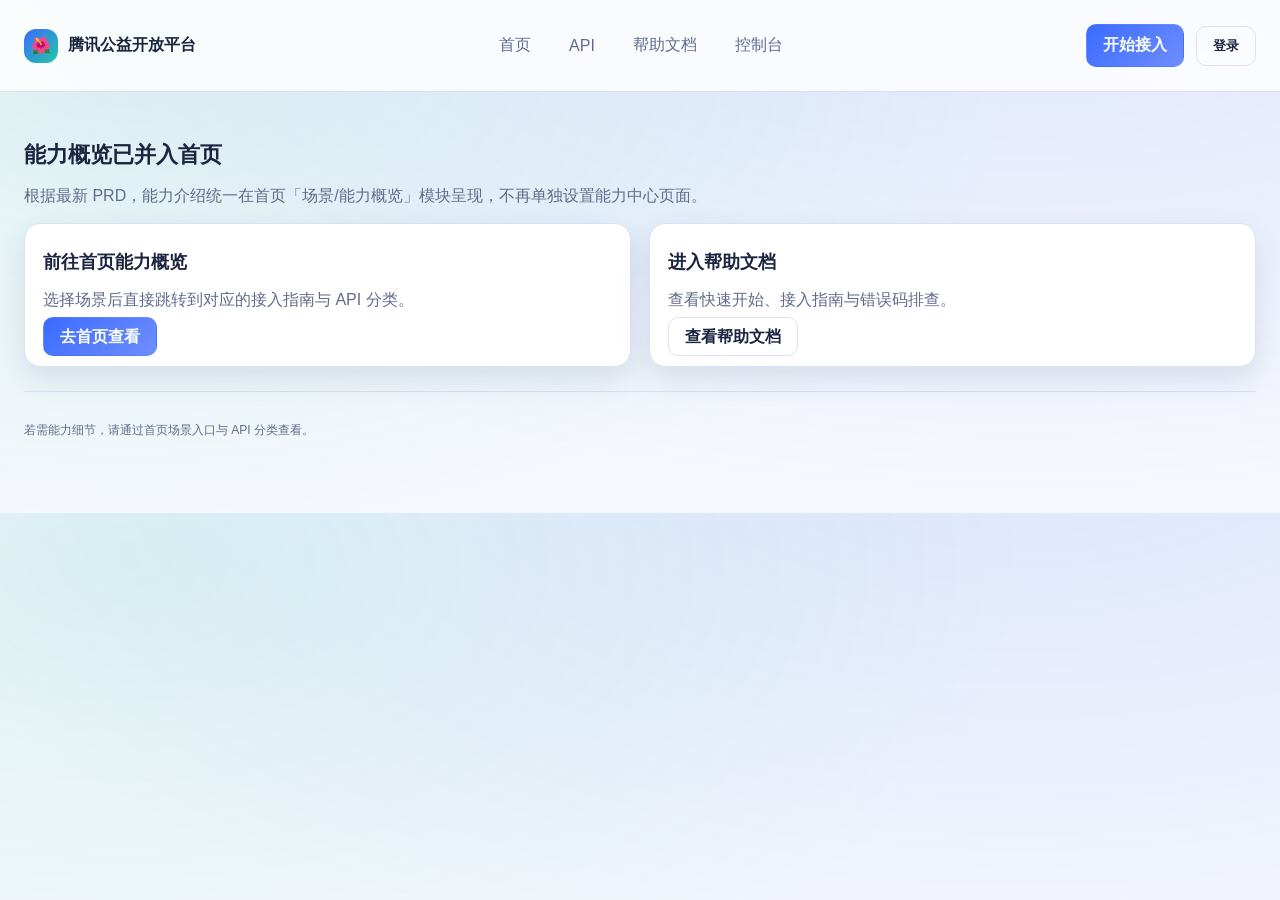
<file: 生成的html/capabilities.html>
<!DOCTYPE html>
<html lang="zh-CN">
<head>
  <meta charset="UTF-8" />
  <meta name="viewport" content="width=device-width, initial-scale=1" />
  <title>能力概览已并入首页 · 腾讯公益开放平台</title>
  <link rel="stylesheet" href="./open_platform.css" />
</head>
<body data-page="capabilities">
  <header>
    <div class="container header-inner">
      <div class="logo">
        <div class="logo-badge">🌺</div>
        腾讯公益开放平台
      </div>
      <nav class="nav">
        <a data-page="home" href="./index.html">首页</a>
        <a data-page="api" href="./api.html">API</a>
        <a data-page="docs" href="./docs.html">帮助文档</a>
        <a data-page="console" href="./console.html">控制台</a>
        <a data-page="admin" href="./admin.html" data-admin-only>管理中心</a>
      </nav>
      <div class="header-actions">
        <a class="btn" href="./docs.html#quickstart">开始接入</a>
        <div class="account">
          <button class="btn secondary" type="button" data-account-login>登录</button>
          <a class="avatar" href="./account.html" data-account-avatar title="账号管理">
            <span class="avatar-circle">👤</span>
          </a>
        </div>
      </div>
    </div>
  </header>

  <main class="container">
    <section class="section">
      <h2>能力概览已并入首页</h2>
      <p class="muted">根据最新 PRD，能力介绍统一在首页「场景/能力概览」模块呈现，不再单独设置能力中心页面。</p>
      <div class="grid grid-2" style="margin-top:16px;">
        <div class="card">
          <h3>前往首页能力概览</h3>
          <p class="muted">选择场景后直接跳转到对应的接入指南与 API 分类。</p>
          <a class="btn" href="./index.html#capabilities">去首页查看</a>
        </div>
        <div class="card">
          <h3>进入帮助文档</h3>
          <p class="muted">查看快速开始、接入指南与错误码排查。</p>
          <a class="btn secondary" href="./docs.html">查看帮助文档</a>
        </div>
      </div>
    </section>

    <footer>
      若需能力细节，请通过首页场景入口与 API 分类查看。
    </footer>
  </main>
  <script src="./open_platform.js"></script>
</body>
</html>
</file>
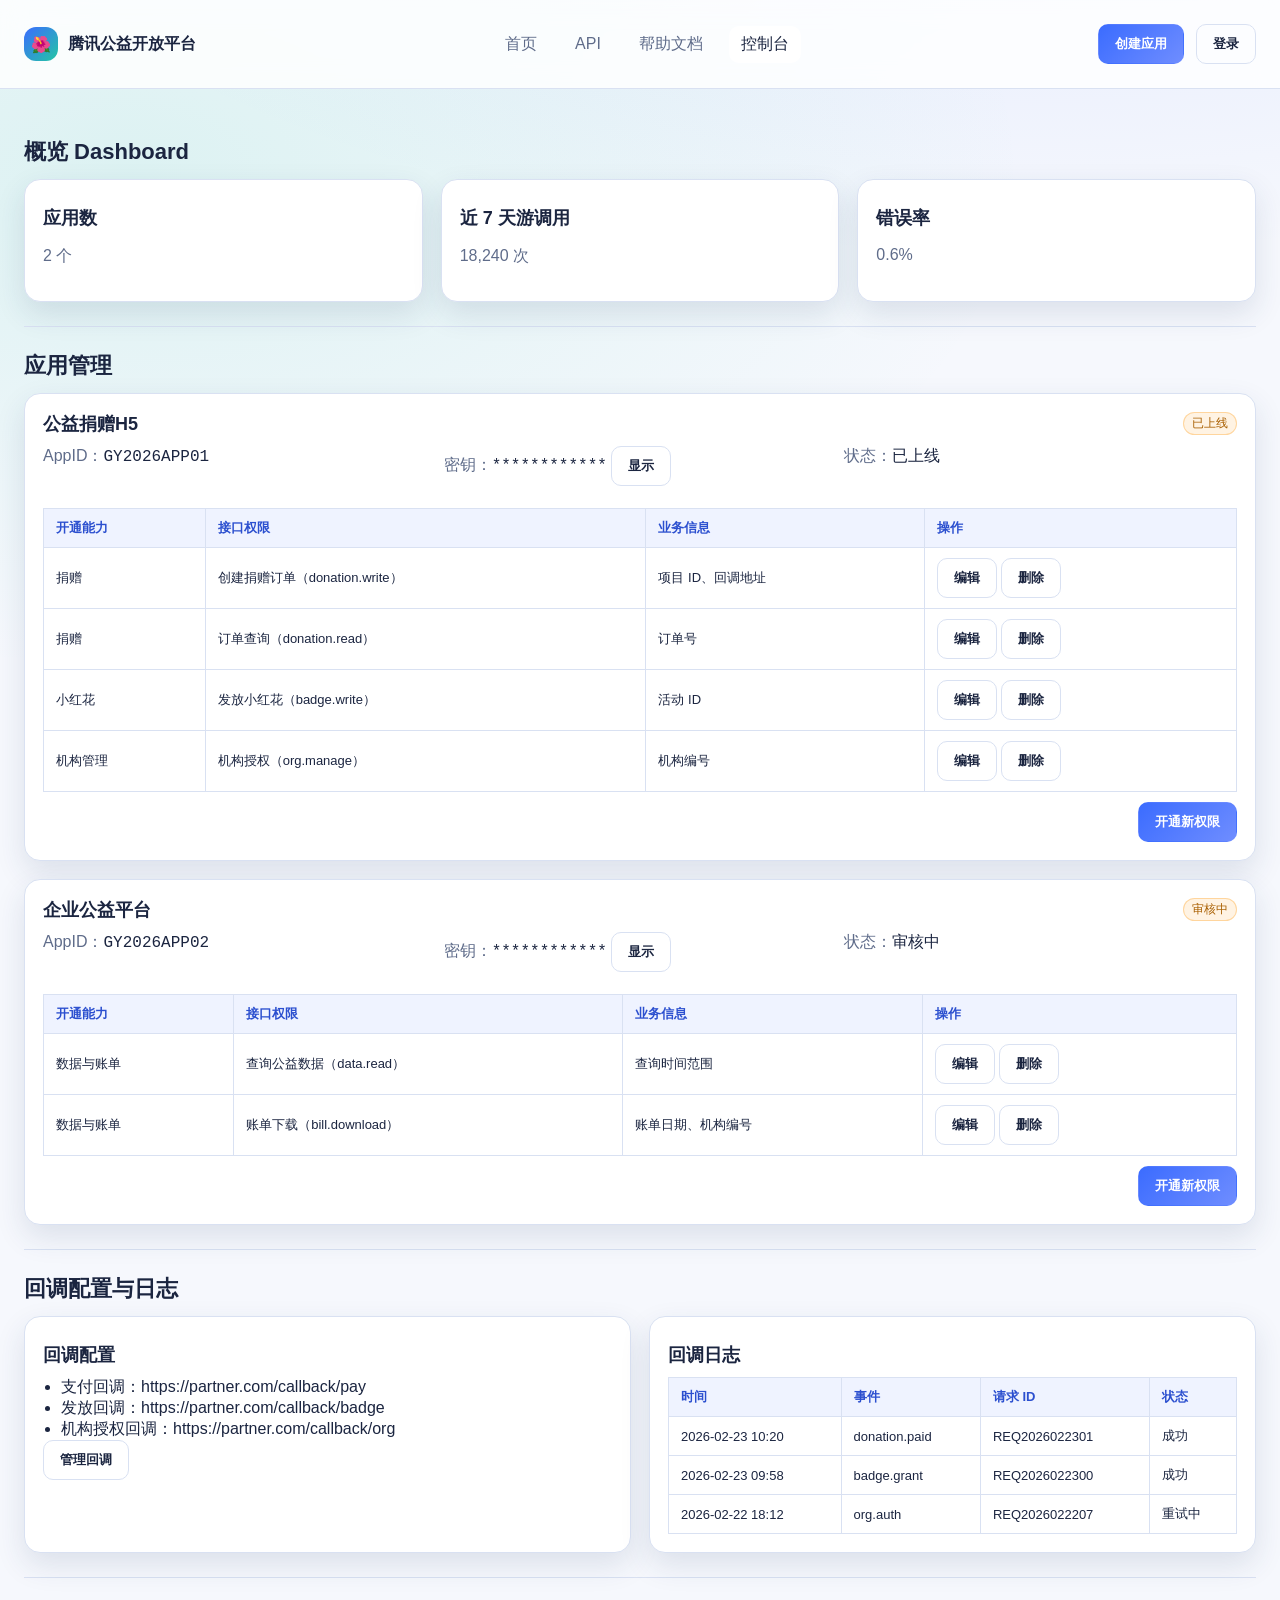
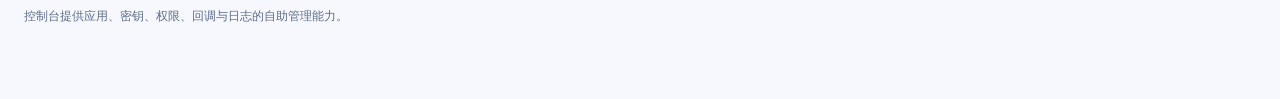
<file: 生成的html/console.html>
<!DOCTYPE html>
<html lang="zh-CN">
<head>
  <meta charset="UTF-8" />
  <meta name="viewport" content="width=device-width, initial-scale=1" />
  <title>控制台 · 腾讯公益开放平台</title>
  <link rel="stylesheet" href="./open_platform.css" />
</head>
<body data-page="console">
  <header>
    <div class="container header-inner">
      <div class="logo">
        <div class="logo-badge">🌺</div>
        腾讯公益开放平台
      </div>
      <nav class="nav">
        <a data-page="home" href="./index.html">首页</a>
        <a data-page="api" href="./api.html">API</a>
        <a data-page="docs" href="./docs.html">帮助文档</a>
        <a data-page="console" href="./console.html">控制台</a>
        <a data-page="admin" href="./admin.html" data-admin-only>管理中心</a>
      </nav>
      <div class="header-actions">
        <button class="btn" type="button" data-open-app-create>创建应用</button>
        <div class="account">
          <button class="btn secondary" type="button" data-account-login>登录</button>
          <a class="avatar" href="./account.html" data-account-avatar title="账号管理">
            <span class="avatar-circle">👤</span>
          </a>
        </div>
      </div>
    </div>
  </header>

  <main class="container">
    <section class="section">
      <h2>概览 Dashboard</h2>
      <div class="grid grid-3">
        <div class="card"><h3>应用数</h3><p class="muted">2 个</p></div>
        <div class="card"><h3>近 7 天游调用</h3><p class="muted">18,240 次</p></div>
        <div class="card"><h3>错误率</h3><p class="muted">0.6%</p></div>
      </div>
    </section>

    <section class="section">
      <h2>应用管理</h2>

      <div class="grid" style="margin-top: 12px;">
        <div class="card" data-app-card="GY2026APP01">
          <div style="display:flex; justify-content:space-between; gap:12px; flex-wrap:wrap; align-items:flex-start;">
            <h3 style="margin: 0;">公益捐赠H5</h3>
            <div class="tag">已上线</div>
          </div>
          <div class="meta-grid" style="margin-top: 10px;">
            <div><span class="muted">AppID：</span><span class="mono">GY2026APP01</span></div>
            <div><span class="muted">密钥：</span><span class="mono" data-secret-mask>************</span>
              <button class="btn secondary" type="button" data-toggle-secret data-secret="sk_live_GY2026APP01_xxxxxx">显示</button>
            </div>
            <div><span class="muted">状态：</span>已上线</div>
          </div>

          <div class="table-wrap" style="margin-top: 12px;">
            <table class="table">
              <thead>
                <tr><th>开通能力</th><th>接口权限</th><th>业务信息</th><th>操作</th></tr>
              </thead>
              <tbody>
                <tr>
                  <td>捐赠</td>
                  <td><a href="./api.html#donation-api">创建捐赠订单</a>（donation.write）</td>
                  <td>项目 ID、回调地址</td>
                  <td>
                    <button class="btn secondary" type="button">编辑</button>
                    <button class="btn secondary" type="button">删除</button>
                  </td>
                </tr>
                <tr>
                  <td>捐赠</td>
                  <td><a href="./api.html#api-pay">订单查询</a>（donation.read）</td>
                  <td>订单号</td>
                  <td>
                    <button class="btn secondary" type="button">编辑</button>
                    <button class="btn secondary" type="button">删除</button>
                  </td>
                </tr>
                <tr>
                  <td>小红花</td>
                  <td><a href="./api.html#badge-api">发放小红花</a>（badge.write）</td>
                  <td>活动 ID</td>
                  <td>
                    <button class="btn secondary" type="button">编辑</button>
                    <button class="btn secondary" type="button">删除</button>
                  </td>
                </tr>
                <tr>
                  <td>机构管理</td>
                  <td><a href="./api.html#org-api">机构授权</a>（org.manage）</td>
                  <td>机构编号</td>
                  <td>
                    <button class="btn secondary" type="button">编辑</button>
                    <button class="btn secondary" type="button">删除</button>
                  </td>
                </tr>
              </tbody>
            </table>
          </div>

          <div style="display:flex; justify-content:flex-end; margin-top: 10px;">
            <button class="btn" type="button" data-open-permission data-target="#permission-modal">开通新权限</button>
          </div>
        </div>

        <div class="card" data-app-card="GY2026APP02">
          <div style="display:flex; justify-content:space-between; gap:12px; flex-wrap:wrap; align-items:flex-start;">
            <h3 style="margin: 0;">企业公益平台</h3>
            <div class="tag">审核中</div>
          </div>
          <div class="meta-grid" style="margin-top: 10px;">
            <div><span class="muted">AppID：</span><span class="mono">GY2026APP02</span></div>
            <div><span class="muted">密钥：</span><span class="mono" data-secret-mask>************</span>
              <button class="btn secondary" type="button" data-toggle-secret data-secret="sk_live_GY2026APP02_xxxxxx">显示</button>
            </div>
            <div><span class="muted">状态：</span>审核中</div>
          </div>

          <div class="table-wrap" style="margin-top: 12px;">
            <table class="table">
              <thead>
                <tr><th>开通能力</th><th>接口权限</th><th>业务信息</th><th>操作</th></tr>
              </thead>
              <tbody>
                <tr>
                  <td>数据与账单</td>
                  <td><a href="./api.html#api-project-data">查询公益数据</a>（data.read）</td>
                  <td>查询时间范围</td>
                  <td>
                    <button class="btn secondary" type="button">编辑</button>
                    <button class="btn secondary" type="button">删除</button>
                  </td>
                </tr>
                <tr>
                  <td>数据与账单</td>
                  <td><a href="./api.html#data-api">账单下载</a>（bill.download）</td>
                  <td>账单日期、机构编号</td>
                  <td>
                    <button class="btn secondary" type="button">编辑</button>
                    <button class="btn secondary" type="button">删除</button>
                  </td>
                </tr>
              </tbody>
            </table>
          </div>

          <div style="display:flex; justify-content:flex-end; margin-top: 10px;">
            <button class="btn" type="button" data-open-permission data-target="#permission-modal">开通新权限</button>
          </div>
        </div>
      </div>
    </section>

    <div class="modal" id="permission-modal" aria-hidden="true">
      <div class="modal-panel" role="dialog" aria-modal="true">
        <div class="modal-header">
          <h3>开通新权限</h3>
          <button class="btn secondary" type="button" data-modal-close>关闭</button>
        </div>
        <p class="muted" style="margin-top: 8px;">选择需要开通的接口权限（可多选），提交后进入审批流程。</p>

        <div class="modal-body">
          <div class="grid grid-2">
            <label class="checkbox">
              <input type="checkbox" />
              <span>捐赠：创建捐赠订单（donation.write）</span>
            </label>
            <label class="checkbox">
              <input type="checkbox" />
              <span>捐赠：订单查询（donation.read）</span>
            </label>
            <label class="checkbox">
              <input type="checkbox" />
              <span>小红花：发放小红花（badge.write）</span>
            </label>
            <label class="checkbox">
              <input type="checkbox" />
              <span>数据与账单：查询公益数据（data.read）</span>
            </label>
            <label class="checkbox">
              <input type="checkbox" />
              <span>数据与账单：账单下载（bill.download）</span>
            </label>
            <label class="checkbox">
              <input type="checkbox" />
              <span>机构管理：机构授权（org.manage）</span>
            </label>
          </div>
        </div>

        <div class="modal-footer">
          <button class="btn secondary" type="button" data-modal-close>取消</button>
          <button class="btn" type="button">提交申请</button>
        </div>
      </div>
    </div>

    <section class="section">
      <h2>回调配置与日志</h2>
      <div class="grid grid-2">
        <div class="card">
          <h3>回调配置</h3>
          <ul class="list">
            <li>支付回调：https://partner.com/callback/pay</li>
            <li>发放回调：https://partner.com/callback/badge</li>
            <li>机构授权回调：https://partner.com/callback/org</li>
          </ul>
          <button class="btn secondary">管理回调</button>
        </div>
        <div class="card">
          <h3>回调日志</h3>
          <table class="table">
            <thead>
              <tr><th>时间</th><th>事件</th><th>请求 ID</th><th>状态</th></tr>
            </thead>
            <tbody>
              <tr><td>2026-02-23 10:20</td><td>donation.paid</td><td>REQ2026022301</td><td>成功</td></tr>
              <tr><td>2026-02-23 09:58</td><td>badge.grant</td><td>REQ2026022300</td><td>成功</td></tr>
              <tr><td>2026-02-22 18:12</td><td>org.auth</td><td>REQ2026022207</td><td>重试中</td></tr>
            </tbody>
          </table>
        </div>
      </div>
    </section>

    <footer>
      控制台提供应用、密钥、权限、回调与日志的自助管理能力。
    </footer>
  </main>

  <div class="modal" id="app-create-modal" aria-hidden="true">
    <div class="modal-panel" role="dialog" aria-modal="true">
      <div class="modal-header">
        <h3>创建应用申请</h3>
        <button class="btn secondary" type="button" data-modal-close>关闭</button>
      </div>
      <p class="muted" style="margin-top: 8px;">填写应用名称与申请说明，提交后进入审批流程。</p>

      <div class="modal-body">
        <div class="form-grid">
          <label>
            <div class="muted" style="margin-bottom: 6px;">应用名称</div>
            <input class="input" type="text" placeholder="请输入应用名称" />
          </label>
          <label>
            <div class="muted" style="margin-bottom: 6px;">申请说明</div>
            <textarea class="input" rows="4" placeholder="请填写申请说明"></textarea>
          </label>
        </div>
      </div>

      <div class="modal-footer">
        <button class="btn secondary" type="button" data-modal-close>取消</button>
        <button class="btn" type="button">提交申请</button>
      </div>
    </div>
  </div>

  <script src="./open_platform.js"></script>
</body>
</html>
</file>
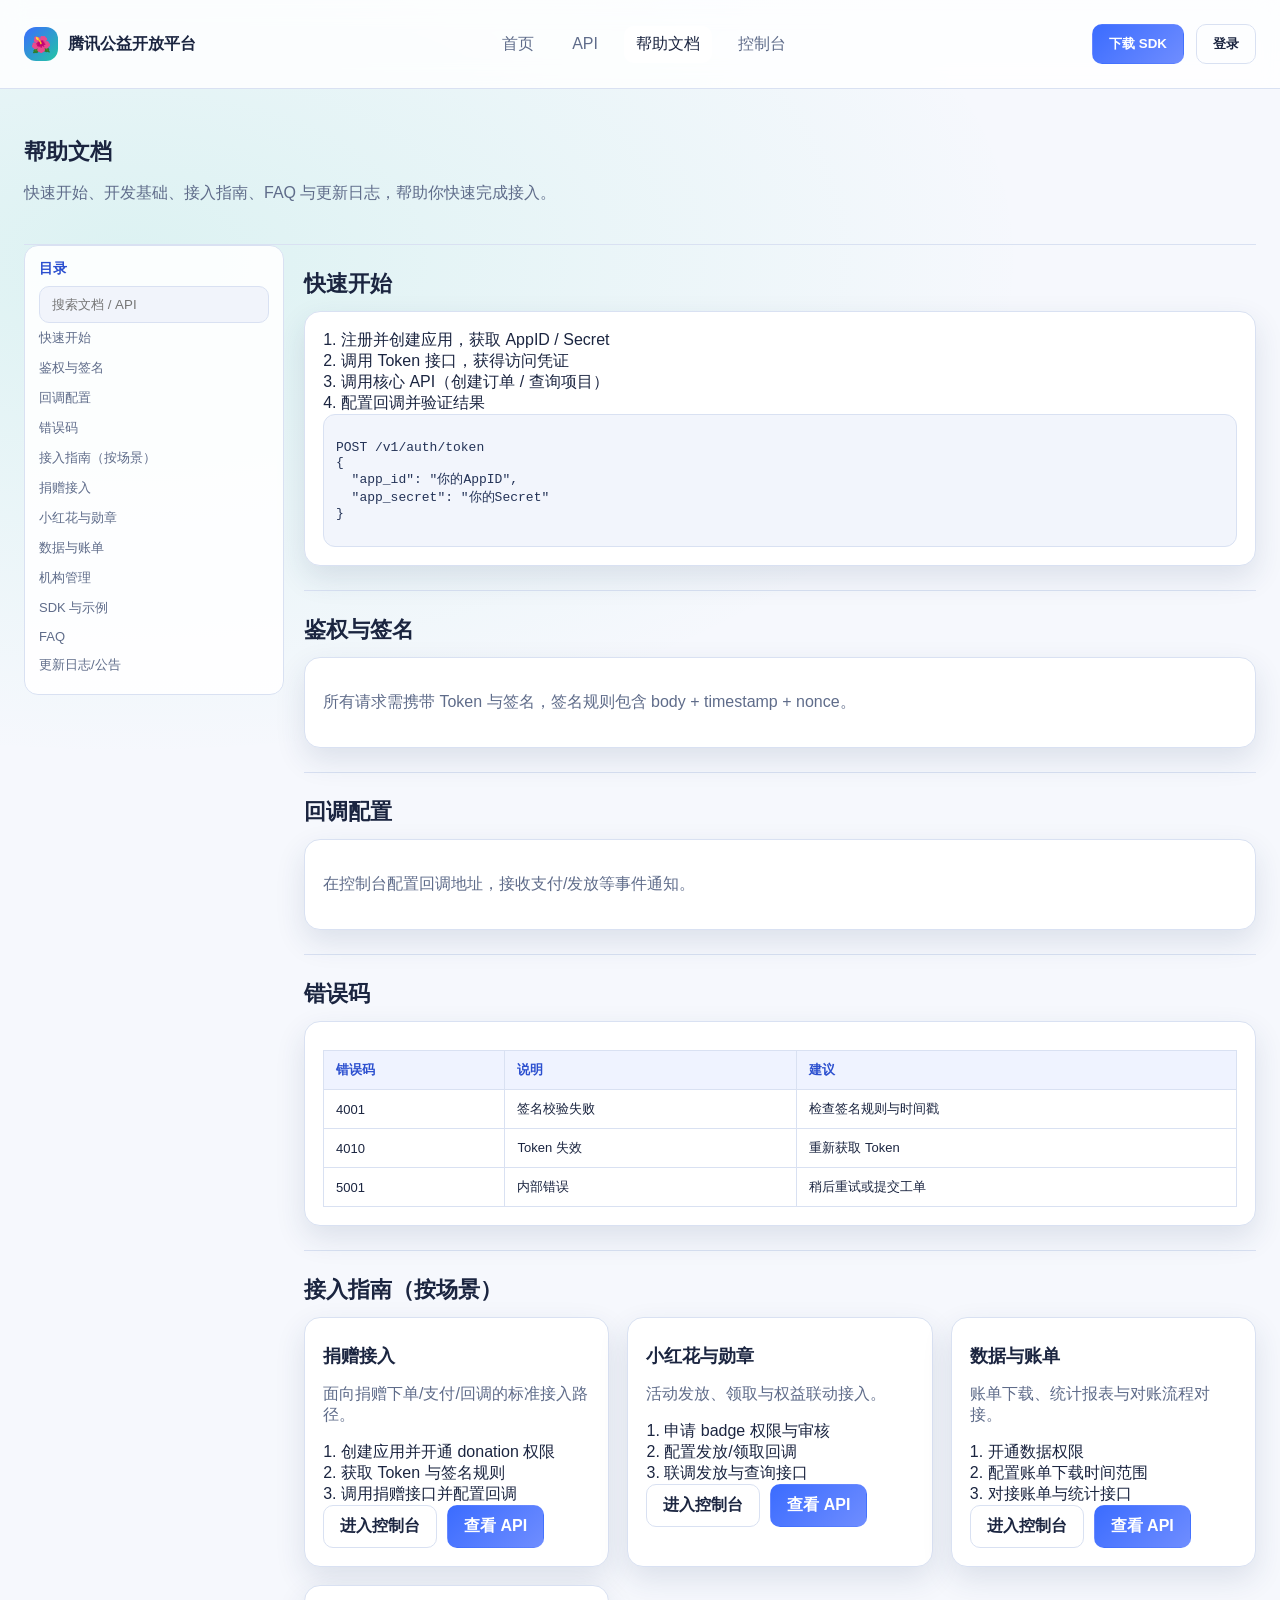
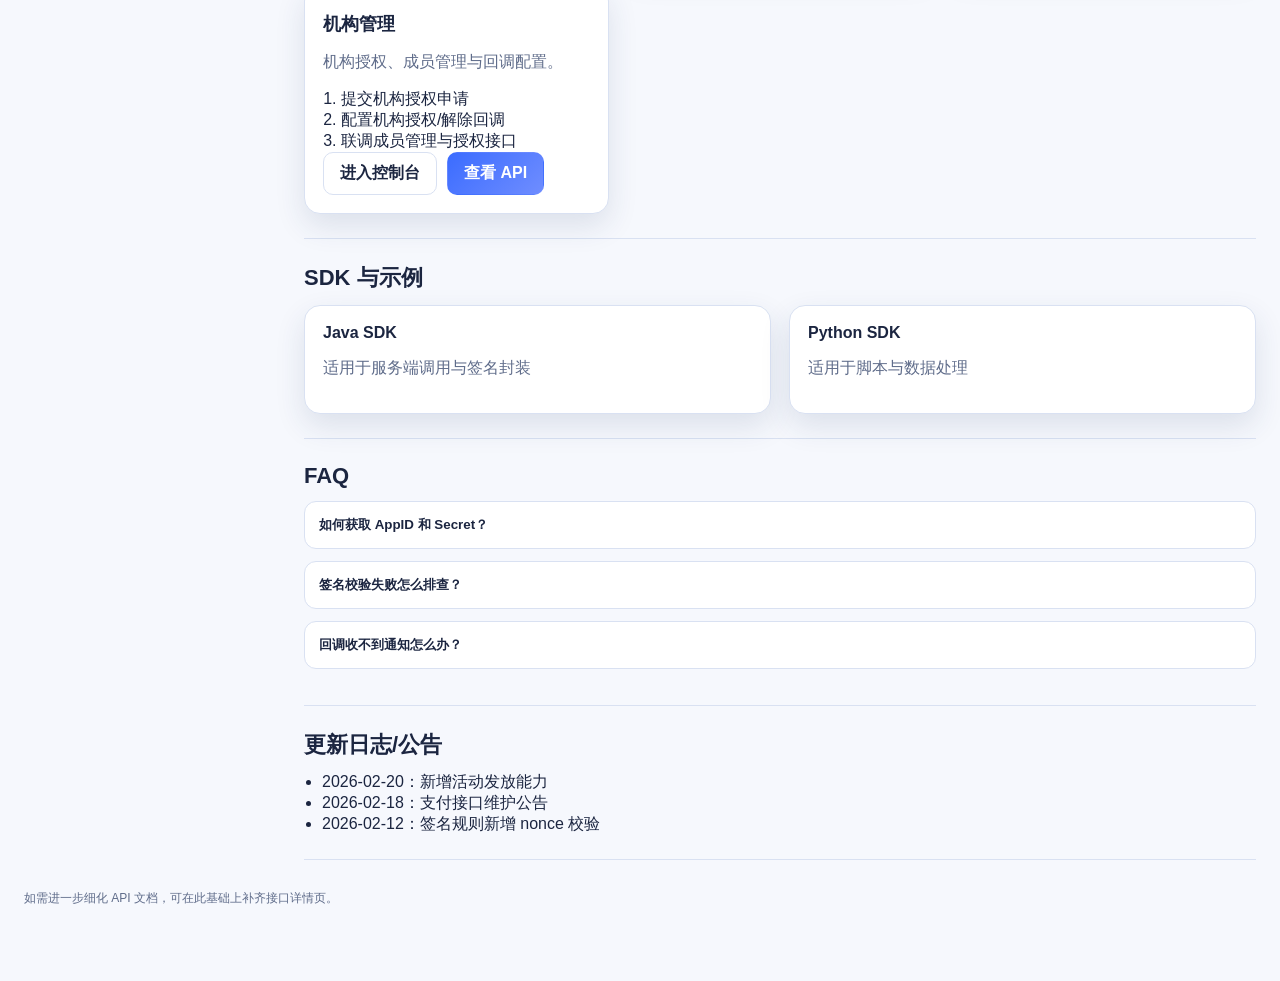
<file: 生成的html/docs.html>
<!DOCTYPE html>
<html lang="zh-CN">
<head>
  <meta charset="UTF-8" />
  <meta name="viewport" content="width=device-width, initial-scale=1" />
  <title>帮助文档 · 腾讯公益开放平台</title>
  <link rel="stylesheet" href="./open_platform.css" />
</head>
<body data-page="docs">
  <header>
    <div class="container header-inner">
      <div class="logo">
        <div class="logo-badge">🌺</div>
        腾讯公益开放平台
      </div>
      <nav class="nav">
        <a data-page="home" href="./index.html">首页</a>
        <a data-page="api" href="./api.html">API</a>
        <a data-page="docs" href="./docs.html">帮助文档</a>
        <a data-page="console" href="./console.html">控制台</a>
        <a data-page="admin" href="./admin.html" data-admin-only>管理中心</a>
      </nav>
      <div class="header-actions">
        <button class="btn" type="button">下载 SDK</button>
        <div class="account">
          <button class="btn secondary" type="button" data-account-login>登录</button>
          <a class="avatar" href="./account.html" data-account-avatar title="账号管理">
            <span class="avatar-circle">👤</span>
          </a>
        </div>
      </div>
    </div>
  </header>

  <main class="container">
    <section class="section">
      <h2>帮助文档</h2>
      <p class="muted">快速开始、开发基础、接入指南、FAQ 与更新日志，帮助你快速完成接入。</p>
    </section>

    <div class="layout">
      <aside class="sidebar">
        <h4>目录</h4>
        <input class="input" placeholder="搜索文档 / API" />
        <a href="#quickstart">快速开始</a>
        <a href="#auth">鉴权与签名</a>
        <a href="#callback">回调配置</a>
        <a href="#errors">错误码</a>
        <a href="#guides">接入指南（按场景）</a>
        <a href="#guide-donation">捐赠接入</a>
        <a href="#guide-badge">小红花与勋章</a>
        <a href="#guide-data">数据与账单</a>
        <a href="#guide-org">机构管理</a>
        <a href="#sdk">SDK 与示例</a>
        <a href="#faq">FAQ</a>
        <a href="#changelog">更新日志/公告</a>
      </aside>

      <div>
        <section id="quickstart" class="section">
          <h2>快速开始</h2>
          <div class="card">
            <ol class="list">
              <li>注册并创建应用，获取 AppID / Secret</li>
              <li>调用 Token 接口，获得访问凭证</li>
              <li>调用核心 API（创建订单 / 查询项目）</li>
              <li>配置回调并验证结果</li>
            </ol>
            <div class="code">
<pre><code>POST /v1/auth/token
{
  "app_id": "你的AppID",
  "app_secret": "你的Secret"
}</code></pre>
            </div>
          </div>
        </section>

        <section id="auth" class="section">
          <h2>鉴权与签名</h2>
          <div class="card">
            <p class="muted">所有请求需携带 Token 与签名，签名规则包含 body + timestamp + nonce。</p>
          </div>
        </section>

        <section id="callback" class="section">
          <h2>回调配置</h2>
          <div class="card">
            <p class="muted">在控制台配置回调地址，接收支付/发放等事件通知。</p>
          </div>
        </section>

        <section id="errors" class="section">
          <h2>错误码</h2>
          <div class="card">
            <table class="table">
              <thead>
                <tr><th>错误码</th><th>说明</th><th>建议</th></tr>
              </thead>
              <tbody>
                <tr><td>4001</td><td>签名校验失败</td><td>检查签名规则与时间戳</td></tr>
                <tr><td>4010</td><td>Token 失效</td><td>重新获取 Token</td></tr>
                <tr><td>5001</td><td>内部错误</td><td>稍后重试或提交工单</td></tr>
              </tbody>
            </table>
          </div>
        </section>

        <section id="guides" class="section">
          <h2>接入指南（按场景）</h2>
          <div class="grid grid-3">
            <div class="card" id="guide-donation">
              <h3>捐赠接入</h3>
              <p class="muted">面向捐赠下单/支付/回调的标准接入路径。</p>
              <ol class="list">
                <li>创建应用并开通 donation 权限</li>
                <li>获取 Token 与签名规则</li>
                <li>调用捐赠接口并配置回调</li>
              </ol>
              <div style="display:flex; gap:10px; flex-wrap:wrap;">
                <a class="btn secondary" href="./console.html">进入控制台</a>
                <a class="btn" href="./api.html#donation">查看 API</a>
              </div>
            </div>
            <div class="card" id="guide-badge">
              <h3>小红花与勋章</h3>
              <p class="muted">活动发放、领取与权益联动接入。</p>
              <ol class="list">
                <li>申请 badge 权限与审核</li>
                <li>配置发放/领取回调</li>
                <li>联调发放与查询接口</li>
              </ol>
              <div style="display:flex; gap:10px; flex-wrap:wrap;">
                <a class="btn secondary" href="./console.html">进入控制台</a>
                <a class="btn" href="./api.html#badge">查看 API</a>
              </div>
            </div>
            <div class="card" id="guide-data">
              <h3>数据与账单</h3>
              <p class="muted">账单下载、统计报表与对账流程对接。</p>
              <ol class="list">
                <li>开通数据权限</li>
                <li>配置账单下载时间范围</li>
                <li>对接账单与统计接口</li>
              </ol>
              <div style="display:flex; gap:10px; flex-wrap:wrap;">
                <a class="btn secondary" href="./console.html">进入控制台</a>
                <a class="btn" href="./api.html#data">查看 API</a>
              </div>
            </div>
            <div class="card" id="guide-org">
              <h3>机构管理</h3>
              <p class="muted">机构授权、成员管理与回调配置。</p>
              <ol class="list">
                <li>提交机构授权申请</li>
                <li>配置机构授权/解除回调</li>
                <li>联调成员管理与授权接口</li>
              </ol>
              <div style="display:flex; gap:10px; flex-wrap:wrap;">
                <a class="btn secondary" href="./console.html">进入控制台</a>
                <a class="btn" href="./api.html#org">查看 API</a>
              </div>
            </div>
          </div>
        </section>

        <section id="sdk" class="section">
          <h2>SDK 与示例</h2>
          <div class="grid grid-2">
            <div class="card"><strong>Java SDK</strong><p class="muted">适用于服务端调用与签名封装</p></div>
            <div class="card"><strong>Python SDK</strong><p class="muted">适用于脚本与数据处理</p></div>
          </div>
        </section>

        <section id="faq" class="section">
          <h2>FAQ</h2>
          <div class="faq-item">
            <button>如何获取 AppID 和 Secret？</button>
            <div class="answer">进入控制台创建应用后即可查看。</div>
          </div>
          <div class="faq-item">
            <button>签名校验失败怎么排查？</button>
            <div class="answer">检查时间戳、nonce 与 body 拼接顺序是否一致。</div>
          </div>
          <div class="faq-item">
            <button>回调收不到通知怎么办？</button>
            <div class="answer">检查回调地址可访问性与 HTTPS 证书是否有效。</div>
          </div>
        </section>

        <section id="changelog" class="section">
          <h2>更新日志/公告</h2>
          <ul class="list">
            <li>2026-02-20：新增活动发放能力</li>
            <li>2026-02-18：支付接口维护公告</li>
            <li>2026-02-12：签名规则新增 nonce 校验</li>
          </ul>
        </section>
      </div>
    </div>

    <footer>
      如需进一步细化 API 文档，可在此基础上补齐接口详情页。
    </footer>
  </main>
  <script src="./open_platform.js"></script>
</body>
</html>
</file>
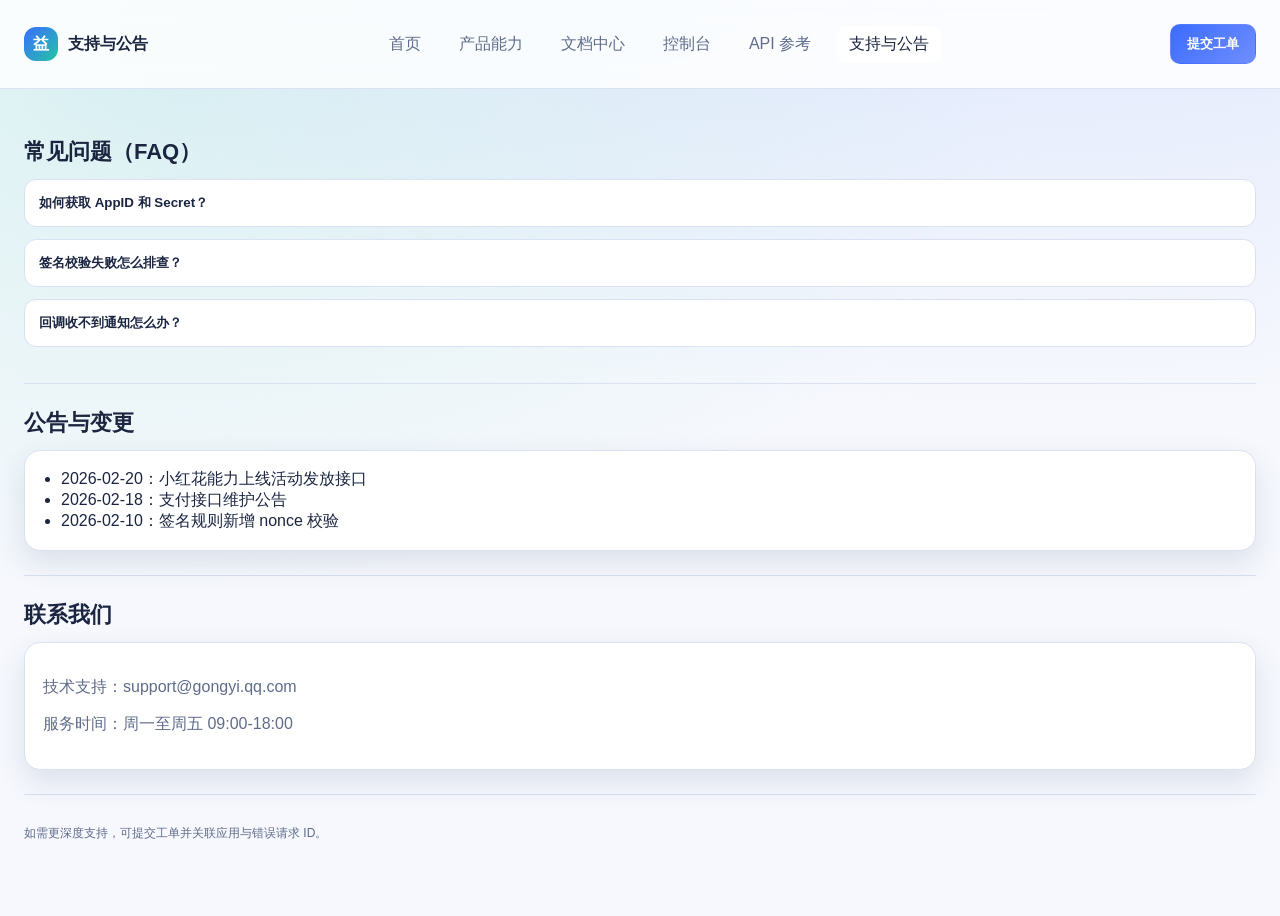
<file: 生成的html/support.html>
<!DOCTYPE html>
<html lang="zh-CN">
<head>
  <meta charset="UTF-8" />
  <meta name="viewport" content="width=device-width, initial-scale=1" />
  <title>支持与公告 · 腾讯公益开放平台</title>
  <link rel="stylesheet" href="./open_platform.css" />
</head>
<body data-page="support">
  <header>
    <div class="container header-inner">
      <div class="logo">
        <div class="logo-badge">益</div>
        支持与公告
      </div>
      <nav class="nav">
        <a data-page="home" href="./index.html">首页</a>
        <a data-page="capabilities" href="./capabilities.html">产品能力</a>
        <a data-page="docs" href="./docs.html">文档中心</a>
        <a data-page="console" href="./console.html">控制台</a>
        <a data-page="api" href="./api.html">API 参考</a>
        <a data-page="support" href="./support.html">支持与公告</a>
      </nav>
      <button class="btn">提交工单</button>
    </div>
  </header>

  <main class="container">
    <section class="section">
      <h2>常见问题（FAQ）</h2>
      <div class="faq-item">
        <button>如何获取 AppID 和 Secret？</button>
        <div class="answer">进入控制台创建应用后即可查看。</div>
      </div>
      <div class="faq-item">
        <button>签名校验失败怎么排查？</button>
        <div class="answer">检查时间戳、nonce 与 body 拼接顺序是否一致。</div>
      </div>
      <div class="faq-item">
        <button>回调收不到通知怎么办？</button>
        <div class="answer">检查回调地址可访问性与 HTTPS 证书是否有效。</div>
      </div>
    </section>

    <section class="section">
      <h2>公告与变更</h2>
      <div class="card">
        <ul class="list">
          <li>2026-02-20：小红花能力上线活动发放接口</li>
          <li>2026-02-18：支付接口维护公告</li>
          <li>2026-02-10：签名规则新增 nonce 校验</li>
        </ul>
      </div>
    </section>

    <section class="section">
      <h2>联系我们</h2>
      <div class="card">
        <p class="muted">技术支持：support@gongyi.qq.com</p>
        <p class="muted">服务时间：周一至周五 09:00-18:00</p>
      </div>
    </section>

    <footer>
      如需更深度支持，可提交工单并关联应用与错误请求 ID。
    </footer>
  </main>
  <script src="./open_platform.js"></script>
</body>
</html>
</file>
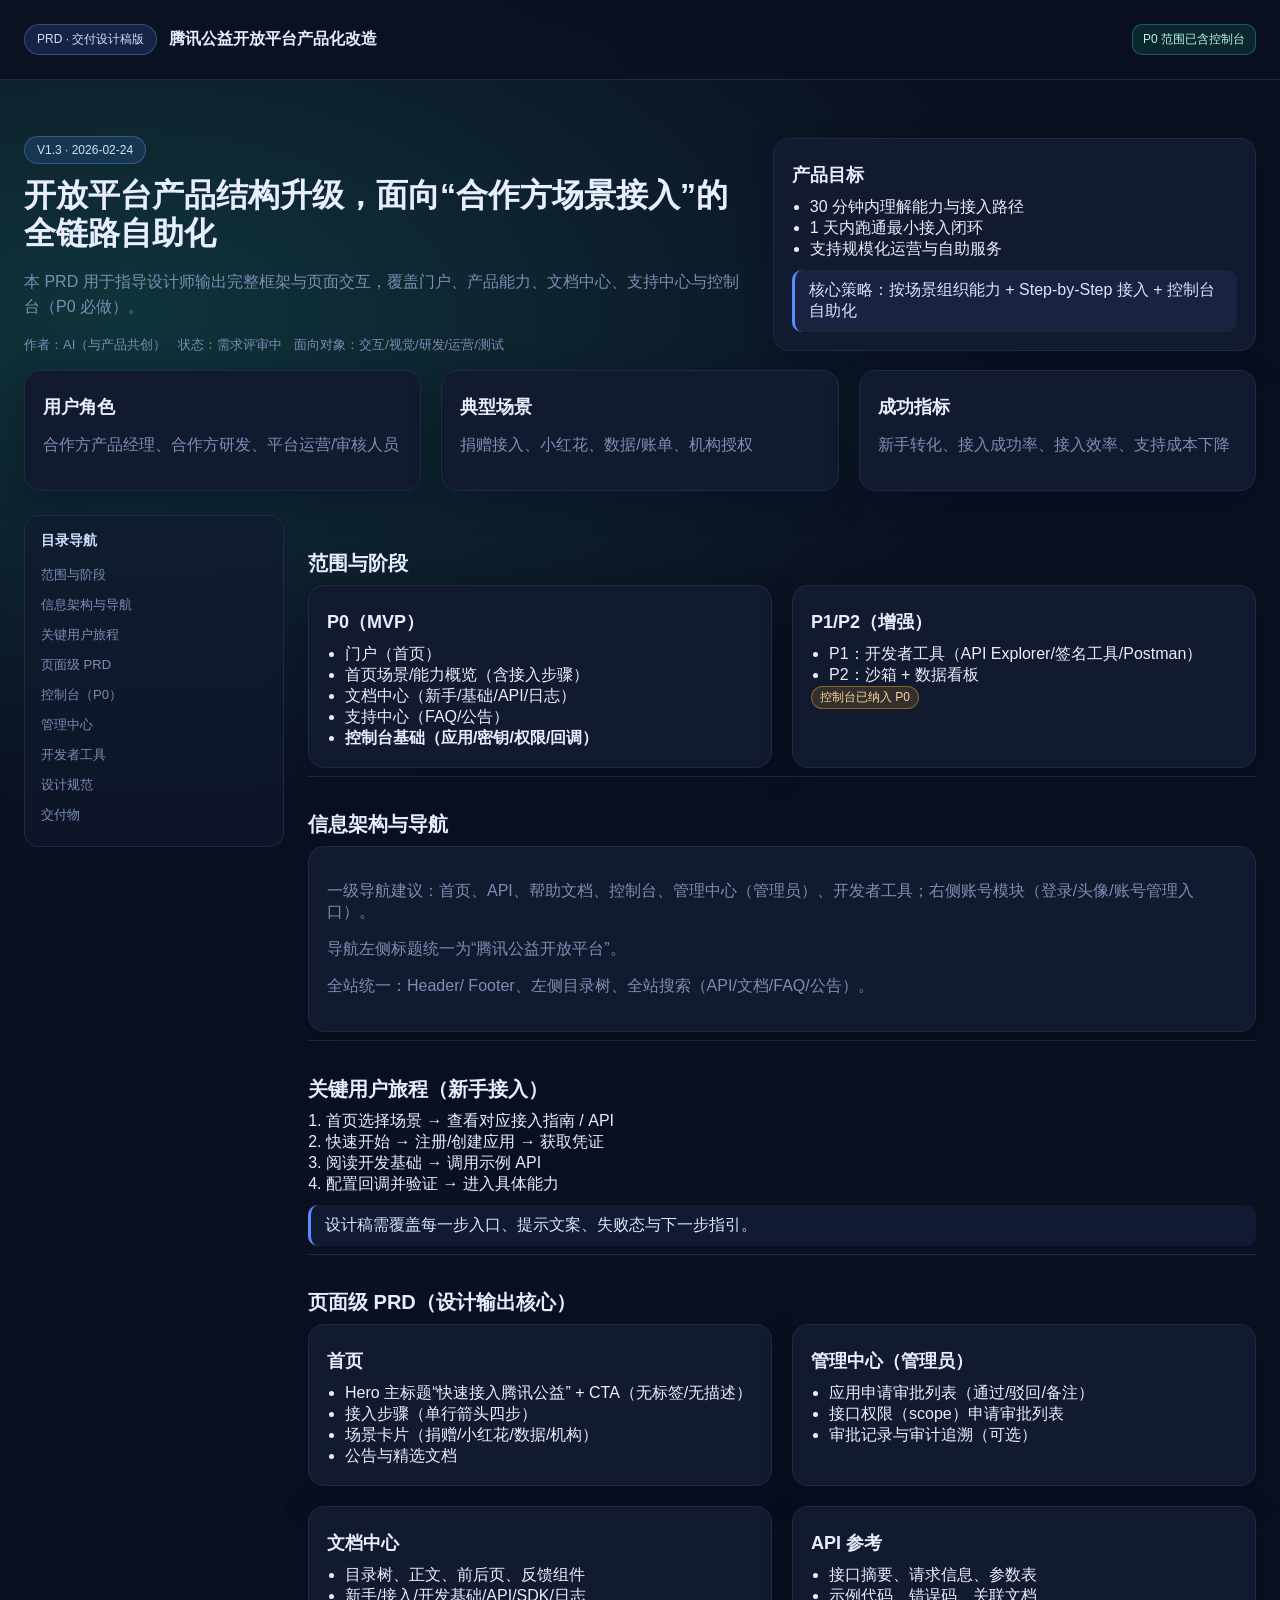
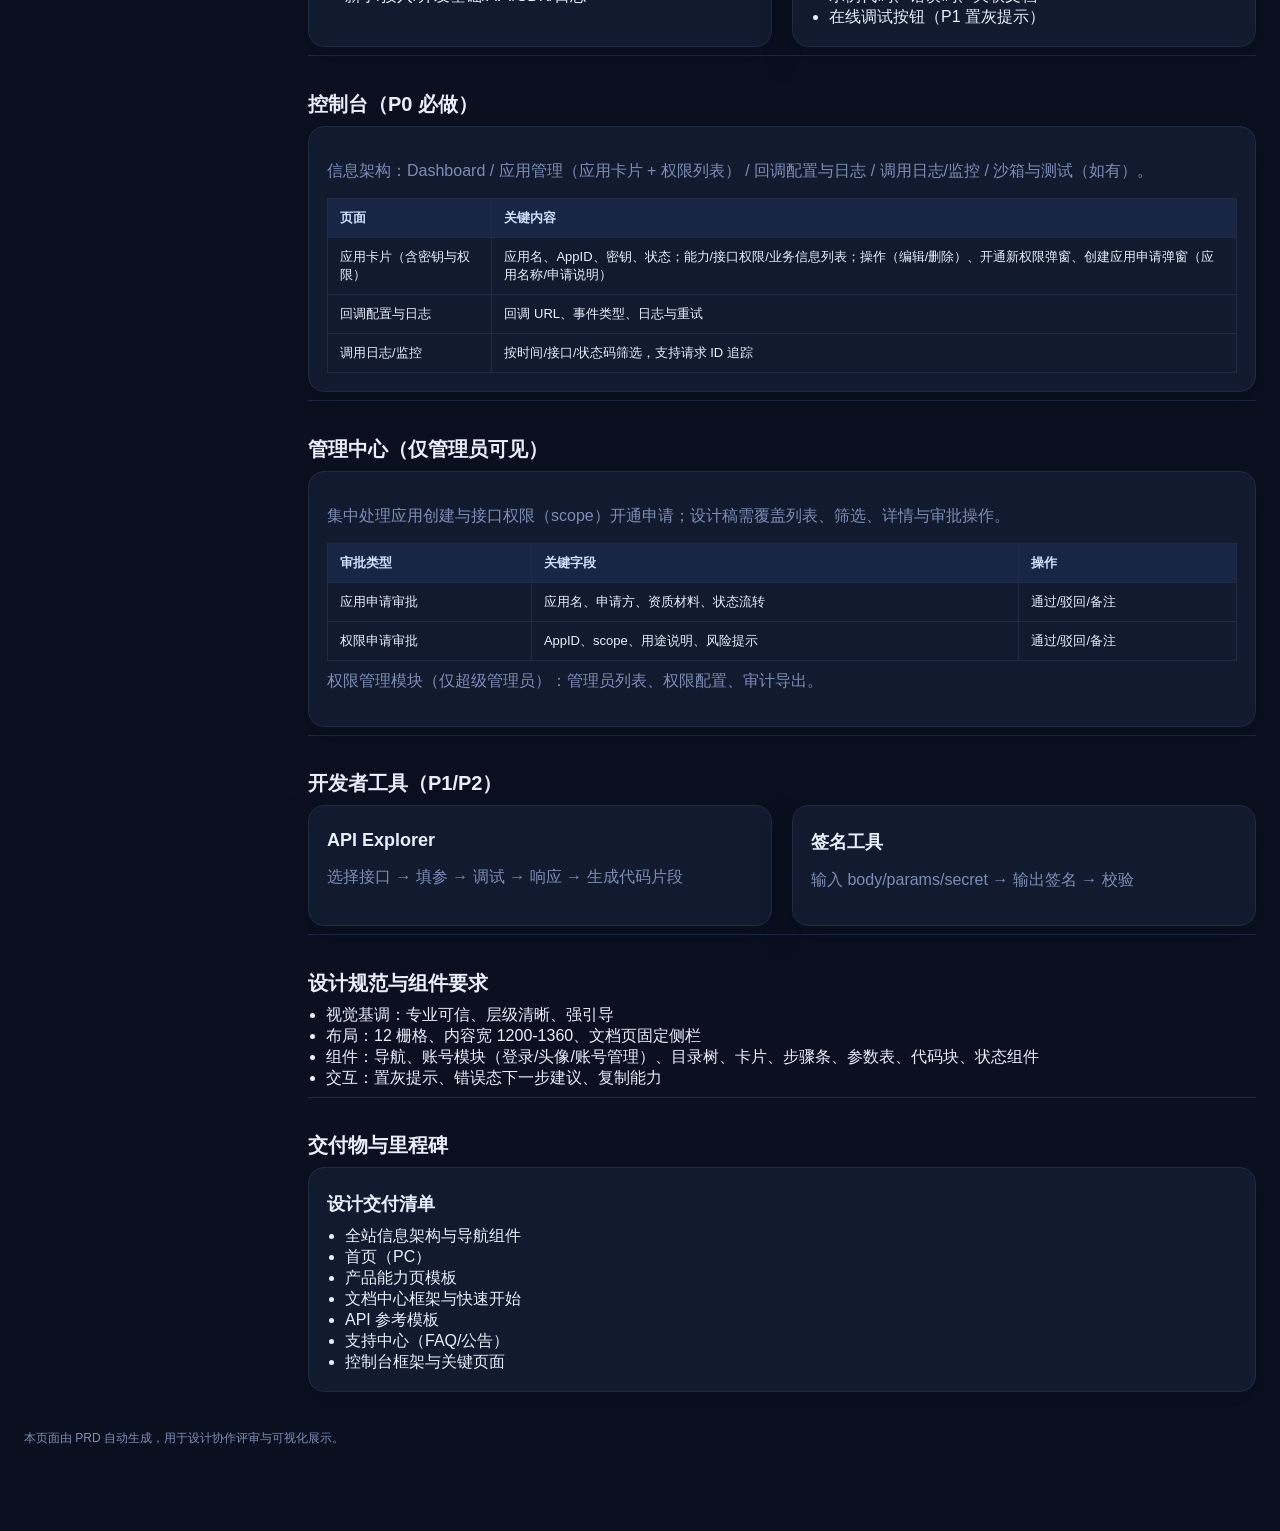
<file: 生成的html/腾讯公益开放平台产品化改造_PRD.html>
<!DOCTYPE html>
<html lang="zh-CN">
<head>
  <meta charset="UTF-8" />
  <meta name="viewport" content="width=device-width, initial-scale=1" />
  <title>腾讯公益开放平台产品化改造 PRD</title>
  <style>
    :root {
      --bg: #0b1020;
      --card: #121a2f;
      --muted: #7c8db5;
      --text: #e8eefc;
      --brand: #5b8cff;
      --brand-2: #23d5ab;
      --border: #1f2a44;
      --warning: #ffb020;
      --shadow: 0 12px 30px rgba(5, 12, 25, 0.35);
    }
    * { box-sizing: border-box; }
    body {
      margin: 0;
      font-family: "Inter", "PingFang SC", "Microsoft YaHei", sans-serif;
      background: radial-gradient(1200px 600px at 80% -20%, rgba(91, 140, 255, 0.25), transparent),
                  radial-gradient(900px 500px at 10% 10%, rgba(35, 213, 171, 0.18), transparent),
                  var(--bg);
      color: var(--text);
    }
    a { color: var(--brand); text-decoration: none; }
    header {
      position: sticky;
      top: 0;
      z-index: 20;
      backdrop-filter: blur(12px);
      background: rgba(11, 16, 32, 0.8);
      border-bottom: 1px solid var(--border);
    }
    .container {
      max-width: 1280px;
      margin: 0 auto;
      padding: 24px;
    }
    .hero {
      display: grid;
      grid-template-columns: 1.2fr 0.8fr;
      gap: 24px;
      align-items: center;
      padding: 32px 0 16px;
    }
    .badge {
      display: inline-flex;
      align-items: center;
      gap: 8px;
      padding: 6px 12px;
      border-radius: 999px;
      background: rgba(91, 140, 255, 0.15);
      border: 1px solid rgba(91, 140, 255, 0.4);
      color: #cfe0ff;
      font-size: 12px;
    }
    h1 {
      font-size: 32px;
      margin: 12px 0 10px;
      line-height: 1.2;
    }
    .subtitle { color: var(--muted); line-height: 1.6; }
    .meta {
      display: flex;
      flex-wrap: wrap;
      gap: 12px;
      margin-top: 14px;
      color: var(--muted);
      font-size: 13px;
    }
    .grid {
      display: grid;
      gap: 20px;
    }
    .grid-3 { grid-template-columns: repeat(3, minmax(0, 1fr)); }
    .grid-2 { grid-template-columns: repeat(2, minmax(0, 1fr)); }
    .card {
      background: var(--card);
      border: 1px solid var(--border);
      border-radius: 16px;
      padding: 18px;
      box-shadow: var(--shadow);
    }
    .card h3 {
      margin: 6px 0 10px;
      font-size: 18px;
    }
    .muted { color: var(--muted); }
    .content {
      display: grid;
      grid-template-columns: 260px 1fr;
      gap: 24px;
      margin-top: 24px;
    }
    .toc {
      position: sticky;
      top: 96px;
      align-self: start;
      background: rgba(18, 26, 47, 0.6);
      border: 1px solid var(--border);
      border-radius: 14px;
      padding: 16px;
    }
    .toc h4 { margin: 0 0 10px; font-size: 14px; color: #cfe0ff; }
    .toc a {
      display: block;
      padding: 6px 0;
      font-size: 13px;
      color: var(--muted);
    }
    .toc a:hover { color: var(--text); }
    section {
      padding: 18px 0 8px;
      border-bottom: 1px solid var(--border);
    }
    section:last-child { border-bottom: none; }
    section h2 {
      font-size: 20px;
      margin-bottom: 8px;
    }
    .list {
      margin: 0;
      padding-left: 18px;
      color: var(--text);
    }
    .pill {
      display: inline-flex;
      align-items: center;
      gap: 6px;
      padding: 6px 10px;
      border-radius: 10px;
      background: rgba(35, 213, 171, 0.12);
      border: 1px solid rgba(35, 213, 171, 0.35);
      color: #b7f7df;
      font-size: 12px;
    }
    .highlight {
      border-left: 3px solid var(--brand);
      padding: 10px 14px;
      background: rgba(91, 140, 255, 0.08);
      color: #d9e5ff;
      margin-top: 10px;
      border-radius: 10px;
    }
    .table {
      width: 100%;
      border-collapse: collapse;
      margin-top: 12px;
      font-size: 13px;
    }
    .table th, .table td {
      border: 1px solid var(--border);
      padding: 10px 12px;
      text-align: left;
    }
    .table th {
      background: rgba(91, 140, 255, 0.1);
      color: #cfe0ff;
    }
    .tag {
      display: inline-flex;
      align-items: center;
      padding: 2px 8px;
      border-radius: 999px;
      font-size: 12px;
      background: rgba(255, 176, 32, 0.14);
      color: #ffd59a;
      border: 1px solid rgba(255, 176, 32, 0.4);
    }
    .footer {
      padding: 30px 0 60px;
      color: var(--muted);
      font-size: 12px;
    }
    @media (max-width: 1100px) {
      .content { grid-template-columns: 1fr; }
      .toc { position: relative; top: 0; }
      .hero { grid-template-columns: 1fr; }
      .grid-3, .grid-2 { grid-template-columns: 1fr; }
    }
  </style>
</head>
<body>
  <header>
    <div class="container" style="display:flex; align-items:center; justify-content:space-between;">
      <div style="display:flex; align-items:center; gap:12px;">
        <div class="badge">PRD · 交付设计稿版</div>
        <strong>腾讯公益开放平台产品化改造</strong>
      </div>
      <div class="pill">P0 范围已含控制台</div>
    </div>
  </header>

  <div class="container">
    <div class="hero">
      <div>
        <span class="badge">V1.3 · 2026-02-24</span>
        <h1>开放平台产品结构升级，面向“合作方场景接入”的全链路自助化</h1>
        <p class="subtitle">本 PRD 用于指导设计师输出完整框架与页面交互，覆盖门户、产品能力、文档中心、支持中心与控制台（P0 必做）。</p>
        <div class="meta">
          <span>作者：AI（与产品共创）</span>
          <span>状态：需求评审中</span>
          <span>面向对象：交互/视觉/研发/运营/测试</span>
        </div>
      </div>
      <div class="card">
        <h3>产品目标</h3>
        <ul class="list">
          <li>30 分钟内理解能力与接入路径</li>
          <li>1 天内跑通最小接入闭环</li>
          <li>支持规模化运营与自助服务</li>
        </ul>
        <div class="highlight">核心策略：按场景组织能力 + Step-by-Step 接入 + 控制台自助化</div>
      </div>
    </div>

    <div class="grid grid-3">
      <div class="card">
        <h3>用户角色</h3>
        <p class="muted">合作方产品经理、合作方研发、平台运营/审核人员</p>
      </div>
      <div class="card">
        <h3>典型场景</h3>
        <p class="muted">捐赠接入、小红花、数据/账单、机构授权</p>
      </div>
      <div class="card">
        <h3>成功指标</h3>
        <p class="muted">新手转化、接入成功率、接入效率、支持成本下降</p>
      </div>
    </div>

    <div class="content">
      <nav class="toc">
        <h4>目录导航</h4>
        <a href="#scope">范围与阶段</a>
        <a href="#ia">信息架构与导航</a>
        <a href="#journey">关键用户旅程</a>
        <a href="#pages">页面级 PRD</a>
        <a href="#console">控制台（P0）</a>
        <a href="#admin">管理中心</a>
        <a href="#tools">开发者工具</a>
        <a href="#design">设计规范</a>
        <a href="#delivery">交付物</a>
      </nav>

      <main>
        <section id="scope">
          <h2>范围与阶段</h2>
          <div class="grid grid-2">
            <div class="card">
              <h3>P0（MVP）</h3>
              <ul class="list">
                <li>门户（首页）</li>
                <li>首页场景/能力概览（含接入步骤）</li>
                <li>文档中心（新手/基础/API/日志）</li>
                <li>支持中心（FAQ/公告）</li>
                <li><strong>控制台基础（应用/密钥/权限/回调）</strong></li>
              </ul>
            </div>
            <div class="card">
              <h3>P1/P2（增强）</h3>
              <ul class="list">
                <li>P1：开发者工具（API Explorer/签名工具/Postman）</li>
                <li>P2：沙箱 + 数据看板</li>
              </ul>
              <span class="tag">控制台已纳入 P0</span>
            </div>
          </div>
        </section>

        <section id="ia">
          <h2>信息架构与导航</h2>
          <div class="card">
            <p class="muted">一级导航建议：首页、API、帮助文档、控制台、管理中心（管理员）、开发者工具；右侧账号模块（登录/头像/账号管理入口）。</p>
            <p class="muted">导航左侧标题统一为“腾讯公益开放平台”。</p>
            <p class="muted">全站统一：Header/ Footer、左侧目录树、全站搜索（API/文档/FAQ/公告）。</p>
          </div>
        </section>

        <section id="journey">
          <h2>关键用户旅程（新手接入）</h2>
          <ol class="list">
            <li>首页选择场景 → 查看对应接入指南 / API</li>
            <li>快速开始 → 注册/创建应用 → 获取凭证</li>
            <li>阅读开发基础 → 调用示例 API</li>
            <li>配置回调并验证 → 进入具体能力</li>
          </ol>
          <div class="highlight">设计稿需覆盖每一步入口、提示文案、失败态与下一步指引。</div>
        </section>

        <section id="pages">
          <h2>页面级 PRD（设计输出核心）</h2>
          <div class="grid grid-2">
            <div class="card">
              <h3>首页</h3>
              <ul class="list">
                <li>Hero 主标题“快速接入腾讯公益” + CTA（无标签/无描述）</li>
                <li>接入步骤（单行箭头四步）</li>
                <li>场景卡片（捐赠/小红花/数据/机构）</li>
                <li>公告与精选文档</li>
              </ul>
            </div>
            <div class="card">
              <h3>管理中心（管理员）</h3>
              <ul class="list">
                <li>应用申请审批列表（通过/驳回/备注）</li>
                <li>接口权限（scope）申请审批列表</li>
                <li>审批记录与审计追溯（可选）</li>
              </ul>
            </div>
            <div class="card">
              <h3>文档中心</h3>
              <ul class="list">
                <li>目录树、正文、前后页、反馈组件</li>
                <li>新手/接入/开发基础/API/SDK/日志</li>
              </ul>
            </div>
            <div class="card">
              <h3>API 参考</h3>
              <ul class="list">
                <li>接口摘要、请求信息、参数表</li>
                <li>示例代码、错误码、关联文档</li>
                <li>在线调试按钮（P1 置灰提示）</li>
              </ul>
            </div>
          </div>
        </section>

        <section id="console">
          <h2>控制台（P0 必做）</h2>
          <div class="card">
            <p class="muted">信息架构：Dashboard / 应用管理（应用卡片 + 权限列表） / 回调配置与日志 / 调用日志/监控 / 沙箱与测试（如有）。</p>
            <table class="table">
              <thead>
                <tr><th>页面</th><th>关键内容</th></tr>
              </thead>
              <tbody>
                <tr><td>应用卡片（含密钥与权限）</td><td>应用名、AppID、密钥、状态；能力/接口权限/业务信息列表；操作（编辑/删除）、开通新权限弹窗、创建应用申请弹窗（应用名称/申请说明）</td></tr>
                <tr><td>回调配置与日志</td><td>回调 URL、事件类型、日志与重试</td></tr>
                <tr><td>调用日志/监控</td><td>按时间/接口/状态码筛选，支持请求 ID 追踪</td></tr>
              </tbody>
            </table>
          </div>
        </section>

        <section id="admin">
          <h2>管理中心（仅管理员可见）</h2>
          <div class="card">
            <p class="muted">集中处理应用创建与接口权限（scope）开通申请；设计稿需覆盖列表、筛选、详情与审批操作。</p>
            <table class="table">
              <thead>
                <tr><th>审批类型</th><th>关键字段</th><th>操作</th></tr>
              </thead>
              <tbody>
                <tr><td>应用申请审批</td><td>应用名、申请方、资质材料、状态流转</td><td>通过/驳回/备注</td></tr>
                <tr><td>权限申请审批</td><td>AppID、scope、用途说明、风险提示</td><td>通过/驳回/备注</td></tr>
              </tbody>
            </table>
            <p class="muted" style="margin-top: 10px;">权限管理模块（仅超级管理员）：管理员列表、权限配置、审计导出。</p>
          </div>
        </section>

        <section id="tools">
          <h2>开发者工具（P1/P2）</h2>
          <div class="grid grid-2">
            <div class="card">
              <h3>API Explorer</h3>
              <p class="muted">选择接口 → 填参 → 调试 → 响应 → 生成代码片段</p>
            </div>
            <div class="card">
              <h3>签名工具</h3>
              <p class="muted">输入 body/params/secret → 输出签名 → 校验</p>
            </div>
          </div>
        </section>

        <section id="design">
          <h2>设计规范与组件要求</h2>
          <ul class="list">
            <li>视觉基调：专业可信、层级清晰、强引导</li>
            <li>布局：12 栅格、内容宽 1200-1360、文档页固定侧栏</li>
            <li>组件：导航、账号模块（登录/头像/账号管理）、目录树、卡片、步骤条、参数表、代码块、状态组件</li>
            <li>交互：置灰提示、错误态下一步建议、复制能力</li>
          </ul>
        </section>

        <section id="delivery">
          <h2>交付物与里程碑</h2>
          <div class="card">
            <h3>设计交付清单</h3>
            <ul class="list">
              <li>全站信息架构与导航组件</li>
              <li>首页（PC）</li>
              <li>产品能力页模板</li>
              <li>文档中心框架与快速开始</li>
              <li>API 参考模板</li>
              <li>支持中心（FAQ/公告）</li>
              <li>控制台框架与关键页面</li>
            </ul>
          </div>
        </section>
      </main>
    </div>

    <div class="footer">
      本页面由 PRD 自动生成，用于设计协作评审与可视化展示。
    </div>
  </div>
</body>
</html>
</file>
<file: 生成的html/open_platform.css>
:root {
  --bg: #f6f8fd;
  --panel: #ffffff;
  --panel-soft: #f1f4fb;
  --text: #1b2540;
  --muted: #5f6c8a;
  --brand: #3b6cff;
  --brand-2: #23c6a4;
  --warning: #ff9f1a;
  --border: #d9e1f2;
  --shadow: 0 12px 30px rgba(36, 56, 99, 0.12);
}
* { box-sizing: border-box; }
body {
  margin: 0;
  font-family: "Inter", "PingFang SC", "Microsoft YaHei", sans-serif;
  background: radial-gradient(1200px 600px at 80% -20%, rgba(59, 108, 255, 0.14), transparent),
              radial-gradient(900px 500px at 10% 10%, rgba(35, 198, 164, 0.12), transparent),
              var(--bg);
  color: var(--text);
}
a { color: inherit; text-decoration: none; }
.container { max-width: 1280px; margin: 0 auto; padding: 24px; }
header {
  position: sticky; top: 0; z-index: 100;
  backdrop-filter: blur(12px);
  background: rgba(255, 255, 255, 0.82);
  border-bottom: 1px solid var(--border);
}
.header-inner { display: flex; align-items: center; justify-content: space-between; gap: 16px; }
.logo { display: flex; align-items: center; gap: 10px; font-weight: 700; }
.header-actions { display: flex; align-items: center; gap: 12px; }
.account { display: inline-flex; align-items: center; gap: 8px; }
.avatar { width: 36px; height: 36px; border-radius: 50%; border: 1px solid var(--border); background: var(--panel-soft); display: inline-flex; align-items: center; justify-content: center; }
.avatar-circle { font-size: 18px; }
.logo-badge {
  width: 34px; height: 34px; border-radius: 12px;
  background: linear-gradient(135deg, var(--brand), var(--brand-2));
  display: grid; place-items: center; color: #ffffff; font-weight: 800;
}
.nav { display: flex; align-items: center; gap: 14px; flex-wrap: wrap; }
.nav a {
  padding: 8px 12px; border-radius: 10px; color: var(--muted);
  transition: all 0.2s ease;
}
.nav a.active, .nav a:hover { background: var(--panel); color: var(--text); }
.btn {
  padding: 10px 16px; border-radius: 10px; border: 1px solid transparent;
  background: linear-gradient(135deg, var(--brand), #6f8dff);
  color: #ffffff; font-weight: 600; cursor: pointer;
}
.btn.secondary { background: transparent; border: 1px solid var(--border); color: var(--text); }
.hero { display: grid; grid-template-columns: 1.2fr 0.8fr; gap: 24px; align-items: center; padding: 32px 0 12px; }
.hero-card { background: var(--panel); border: 1px solid var(--border); border-radius: 16px; padding: 20px; box-shadow: var(--shadow); }
.hero h1 { font-size: 32px; margin: 12px 0; line-height: 1.2; }
.subtitle { color: var(--muted); line-height: 1.6; }
.grid { display: grid; gap: 18px; }
.grid-2 { grid-template-columns: repeat(2, minmax(0, 1fr)); }
.grid-3 { grid-template-columns: repeat(3, minmax(0, 1fr)); }
.step-flow { display: flex; align-items: center; gap: 12px; flex-wrap: wrap; }
.step-card { flex: 1 1 220px; background: var(--panel); border: 1px solid var(--border); border-radius: 16px; padding: 16px; box-shadow: var(--shadow); }
.step-card h3 { margin: 8px 0 10px; font-size: 18px; }
.step-arrow { font-size: 20px; color: var(--muted); text-align: center; }
@media (max-width: 1100px) {
  .step-flow { flex-direction: column; align-items: stretch; }
  .step-arrow { display: none; }
}
.card { background: var(--panel); border: 1px solid var(--border); border-radius: 16px; padding: 18px; box-shadow: var(--shadow); }
.card h3 { margin: 8px 0 10px; font-size: 18px; }
.badge { display: inline-flex; align-items: center; gap: 6px; padding: 4px 10px; border-radius: 999px; background: rgba(59, 108, 255, 0.12); border: 1px solid rgba(59, 108, 255, 0.25); font-size: 12px; color: #2b4fcf; }
.tag { display: inline-flex; align-items: center; padding: 2px 8px; border-radius: 999px; font-size: 12px; background: rgba(255, 159, 26, 0.12); color: #a95f00; border: 1px solid rgba(255, 159, 26, 0.35); }
.section { padding: 24px 0; border-bottom: 1px solid var(--border); }
.section h2 { margin: 0 0 12px; font-size: 22px; }
.muted { color: var(--muted); }
.list { margin: 0; padding-left: 18px; }
.kpi { display: flex; align-items: center; gap: 10px; font-size: 14px; color: var(--muted); }
.table { width: 100%; border-collapse: collapse; font-size: 13px; margin-top: 10px; }
.table th, .table td { border: 1px solid var(--border); padding: 10px 12px; text-align: left; }
.table th { background: rgba(59, 108, 255, 0.08); color: #2b4fcf; }
.code { background: #f2f5fc; border: 1px solid var(--border); border-radius: 12px; padding: 12px; color: #243357; overflow-x: auto; font-size: 13px; }
.table-wrap { overflow-x: auto; }
.meta-grid { display: grid; gap: 8px; grid-template-columns: repeat(auto-fit, minmax(220px, 1fr)); }

.modal { position: fixed; inset: 0; display: none; align-items: center; justify-content: center; background: rgba(15, 23, 42, 0.45); z-index: 200; padding: 24px; }
.modal.is-open { display: flex; }
.modal-panel { width: min(720px, 96vw); background: var(--panel); border-radius: 18px; border: 1px solid var(--border); box-shadow: var(--shadow); padding: 20px; }
.modal-header { display: flex; align-items: center; justify-content: space-between; gap: 12px; }
.modal-body { margin-top: 14px; }
.modal-footer { display: flex; align-items: center; justify-content: flex-end; gap: 10px; margin-top: 18px; }
.checkbox { display: flex; gap: 10px; align-items: flex-start; font-size: 14px; color: var(--text); }
.checkbox input { margin-top: 2px; }
.form-grid { display: grid; gap: 14px; }
.form-grid textarea.input { min-height: 120px; resize: vertical; }
.layout { display: grid; grid-template-columns: 260px 1fr; gap: 20px; }
.sidebar { background: rgba(255, 255, 255, 0.88); border: 1px solid var(--border); border-radius: 14px; padding: 14px; height: fit-content; position: sticky; top: 92px; }
.sidebar h4 { margin: 0 0 8px; font-size: 14px; color: #2b4fcf; }
.sidebar a { display: block; padding: 6px 0; color: var(--muted); font-size: 13px; }
.sidebar a:hover { color: var(--text); }
.sidebar a.active { color: var(--text); font-weight: 700; }
.sidebar .sub-link { padding-left: 14px; font-size: 12px; }
.sidebar .sidebar-group-title {
  margin-top: 10px;
  padding-top: 10px;
  border-top: 1px dashed var(--border);
  font-size: 12px;
  color: #2b4fcf;
  font-weight: 800;
}

.api-doc { display: none; }
.api-doc.is-active { display: block; }
.input { background: var(--panel-soft); border: 1px solid var(--border); border-radius: 10px; padding: 10px 12px; color: var(--text); width: 100%; }
.mono { font-family: ui-monospace, SFMono-Regular, Menlo, Monaco, Consolas, "Liberation Mono", "Courier New", monospace; }

.search-results { display: flex; flex-direction: column; gap: 8px; }
.search-result-item {
  display: flex;
  align-items: center;
  justify-content: space-between;
  gap: 12px;
  padding: 10px 12px;
  border-radius: 12px;
  border: 1px solid var(--border);
  background: var(--panel-soft);
}
.search-result-item:hover { background: #ffffff; }
.search-result-item .muted { font-size: 12px; }
.search-empty {
  padding: 10px 12px;
  border-radius: 12px;
  border: 1px dashed var(--border);
  color: var(--muted);
  background: rgba(255, 255, 255, 0.6);
}

.faq-item { border: 1px solid var(--border); border-radius: 12px; margin-bottom: 12px; background: var(--panel); }
.faq-item button { width: 100%; background: transparent; border: none; color: var(--text); text-align: left; padding: 14px; font-weight: 600; cursor: pointer; }
.faq-item .answer { padding: 0 14px 14px; color: var(--muted); display: none; }
.faq-item.open .answer { display: block; }
footer { color: var(--muted); font-size: 12px; padding: 30px 0 50px; }
@media (max-width: 1100px) {
  .hero { grid-template-columns: 1fr; }
  .grid-2, .grid-3 { grid-template-columns: 1fr; }
  .layout { grid-template-columns: 1fr; }
  .sidebar { position: relative; top: 0; }
}
</file>
